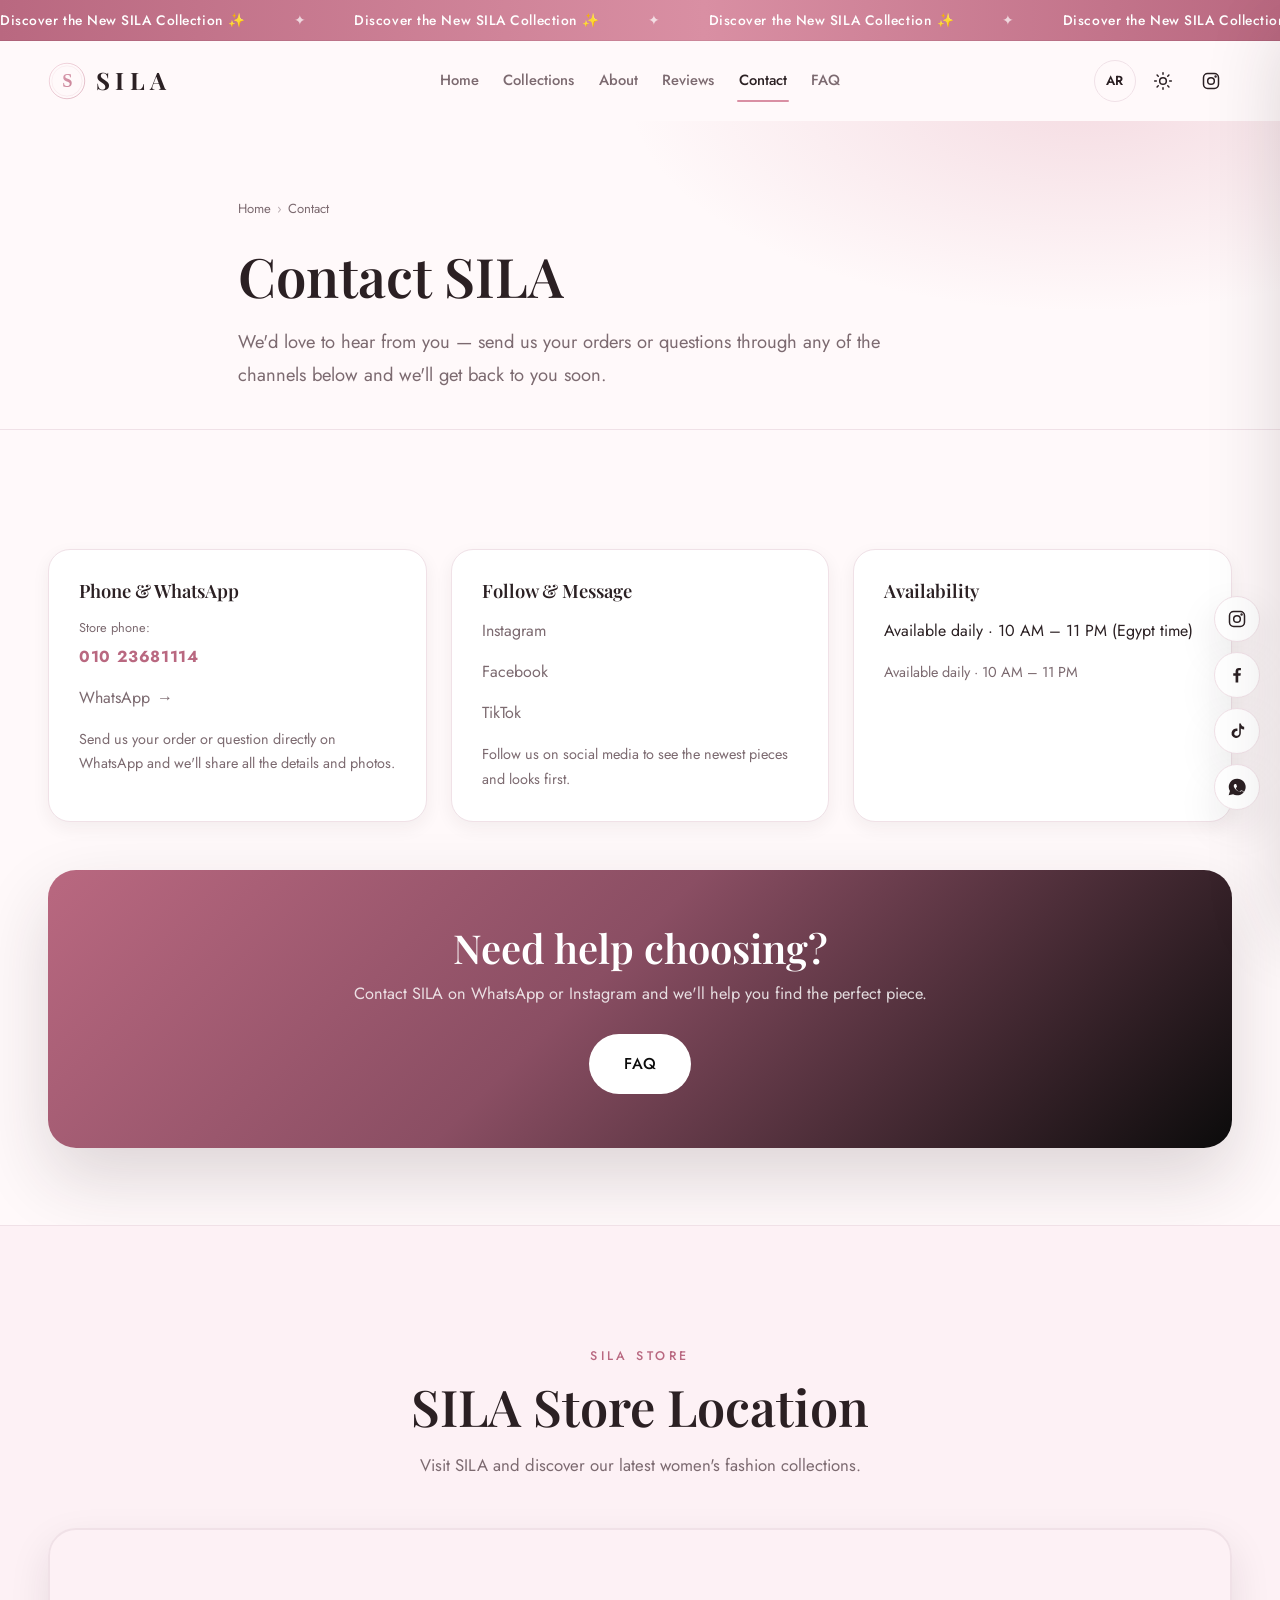
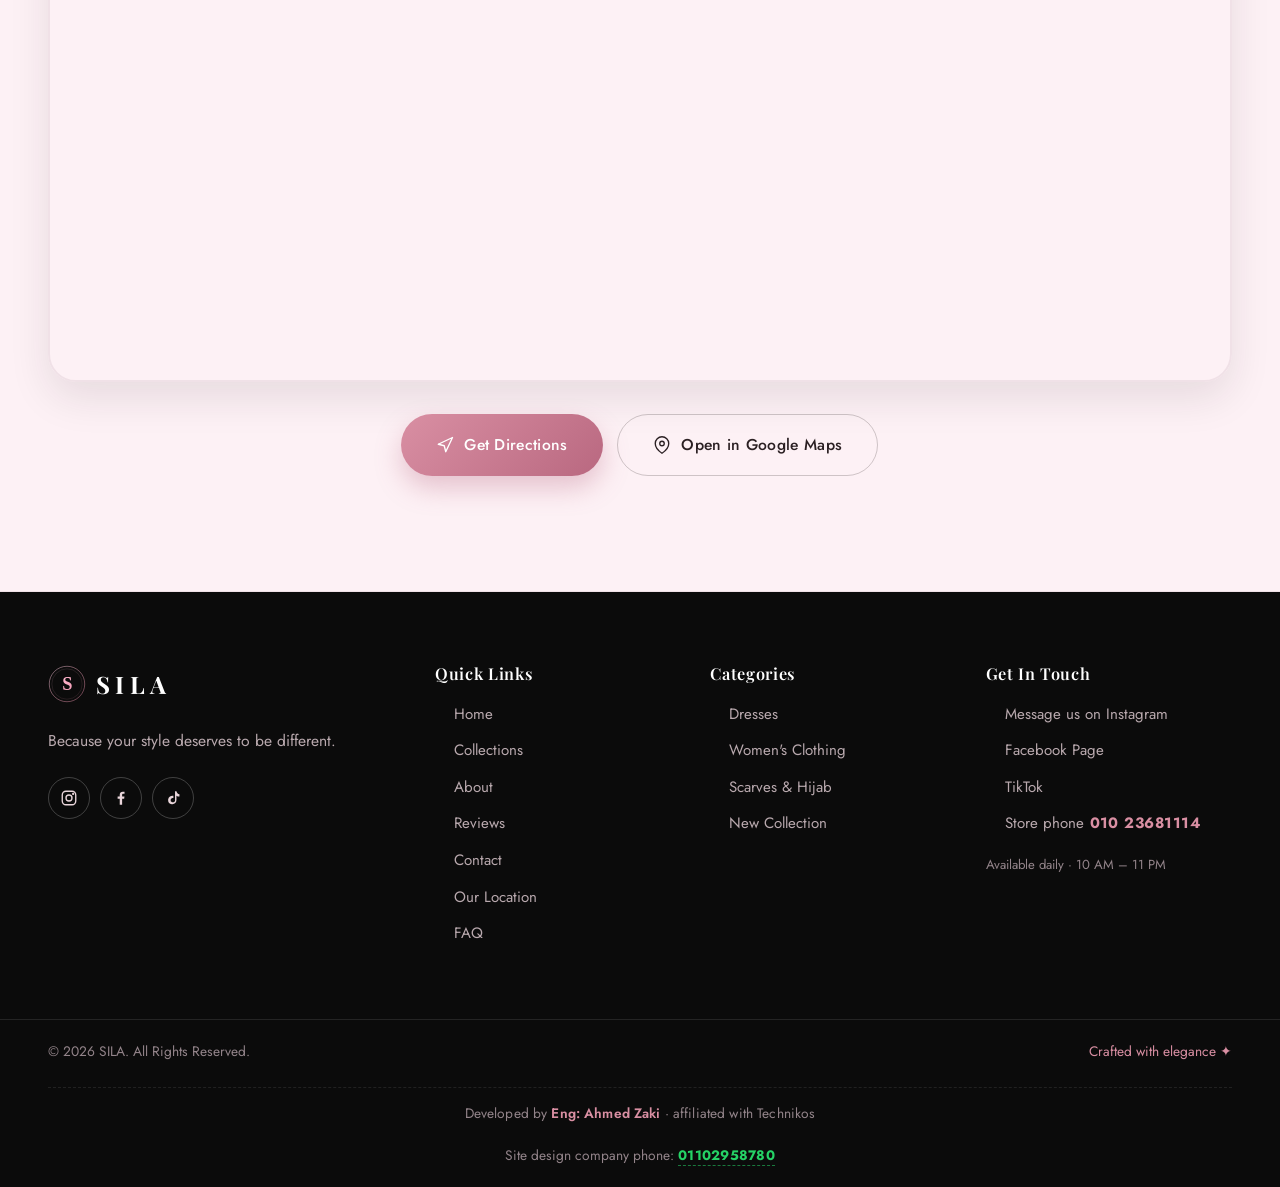
<file: contact/index.html>
<!DOCTYPE html>
<html lang="en" dir="ltr" data-theme="light" data-page="contact" data-nav="contact">
<head>
  <meta charset="UTF-8" />
  <meta name="viewport" content="width=device-width, initial-scale=1.0" />
  <meta name="description" content="Contact SILA via WhatsApp, Instagram, Facebook or TikTok — we'd love to help." />
  <meta name="robots" content="index, follow" />
  <meta name="theme-color" content="#FFF9FA" />

  <meta name="google-site-verification" content="Q8Kkpg2UsI0Ktwpq3og7FJa7Hr7MaT_mE0Rx8IB2tdc" />
  <!-- Open Graph -->
  <meta property="og:type" content="website" />
  <meta property="og:site_name" content="SILA" />
  <meta property="og:title" content="Contact SILA | Women's Fashion in Egypt" />
  <meta property="og:description" content="Contact SILA via WhatsApp, Instagram, Facebook or TikTok — we'd love to help." />
  <meta property="og:image" content="https://sila-womens-fashion.vercel.app/assets/brand/sila-og-image.png" />
  <meta property="og:url" content="https://sila-womens-fashion.vercel.app/contact/" />
  <meta property="og:locale" content="en_US" />
  <meta property="og:locale:alternate" content="ar_EG" />

  <!-- Twitter Card -->
  <meta name="twitter:card" content="summary_large_image" />
  <meta name="twitter:title" content="Contact SILA | Women's Fashion in Egypt" />
  <meta name="twitter:description" content="Contact SILA via WhatsApp, Instagram, Facebook or TikTok — we'd love to help." />
  <meta name="twitter:image" content="https://sila-womens-fashion.vercel.app/assets/brand/sila-og-image.png" />

  <!-- Canonical -->
  <link rel="canonical" href="https://sila-womens-fashion.vercel.app/contact/" />
  <link rel="alternate" hreflang="en" href="https://sila-womens-fashion.vercel.app/contact/?lang=en" />
  <link rel="alternate" hreflang="ar" href="https://sila-womens-fashion.vercel.app/contact/?lang=ar" />
  <link rel="alternate" hreflang="x-default" href="https://sila-womens-fashion.vercel.app/contact/" />

  <!-- Favicons -->
  <link rel="icon" type="image/svg+xml" href="../assets/icons/favicon.svg" />
  <link rel="icon" type="image/png" sizes="32x32" href="../assets/icons/favicon-32x32.png" />
  <link rel="icon" type="image/png" sizes="16x16" href="../assets/icons/favicon-16x16.png" />
  <link rel="apple-touch-icon" sizes="180x180" href="../assets/icons/apple-touch-icon.png" />

  <title>Contact SILA | Women's Fashion in Egypt</title>

  <script>
    (function () {
      try {
        document.documentElement.classList.add('js');
        var th = localStorage.getItem('sila-theme');
        if (th === 'dark') document.documentElement.setAttribute('data-theme', 'dark');
        var lg = localStorage.getItem('sila-lang');
        if (lg === 'ar') { document.documentElement.lang = 'ar'; document.documentElement.dir = 'rtl'; }
      } catch (e) {}
    })();
  </script>

  <link rel="preconnect" href="https://fonts.googleapis.com" />
  <link rel="preconnect" href="https://fonts.gstatic.com" crossorigin />
  <link href="https://fonts.googleapis.com/css2?family=Almarai:wght@300;400;700;800&family=Jost:wght@300;400;500;600&family=Playfair+Display:ital,wght@0,400;0,500;0,600;0,700;1,400;1,500&display=swap" rel="stylesheet" />

  <link rel="stylesheet" href="../style.css" />
  <link rel="stylesheet" href="../pages.css" />

  <script type="application/ld+json">
  {
    "@context": "https://schema.org",
    "@type": "Organization",
    "name": "SILA",
    "url": "https://sila-womens-fashion.vercel.app/",
    "logo": "https://sila-womens-fashion.vercel.app/assets/brand/sila-icon.svg",
    "image": "https://sila-womens-fashion.vercel.app/assets/brand/sila-og-image.png",
    "sameAs": [
      "https://www.facebook.com/share/1JP3XEn1RE/?mibextid=wwXIfr",
      "https://www.instagram.com/sila_scarf.96",
      "https://www.tiktok.com/@sill_womens_fashion"
    ],
    "contactPoint": {
      "@type": "ContactPoint",
      "telephone": "+201023681114",
      "contactType": "customer service",
      "areaServed": "EG",
      "availableLanguage": ["en", "ar"]
    }
  }
  </script>

  <script type="application/ld+json">
  {
    "@context": "https://schema.org",
    "@type": "WebPage",
    "name": "Contact SILA",
    "url": "https://sila-womens-fashion.vercel.app/contact/",
    "inLanguage": ["en", "ar"],
    "isPartOf": { "@type": "WebSite", "name": "SILA", "url": "https://sila-womens-fashion.vercel.app/" },
    "publisher": { "@type": "Organization", "name": "SILA", "url": "https://sila-womens-fashion.vercel.app/", "logo": "https://sila-womens-fashion.vercel.app/assets/brand/sila-icon.svg" }
  }
  </script>
</head>
<body>
  <a class="skip-link" href="#main">Skip to content</a>

  <div class="loader" id="loader" aria-hidden="true">
    <div class="loader-monogram">
      <svg viewBox="0 0 120 120" width="140" height="140" aria-hidden="true">
        <circle cx="60" cy="60" r="54" fill="none" stroke="currentColor" stroke-width="1.2" />
        <text x="60" y="60" text-anchor="middle" dominant-baseline="central" class="loader-letter">S</text>
      </svg>
      <span class="loader-word">SILA</span>
    </div>
    <div class="loader-line"><span></span></div>
  </div>

  <div class="announcement">
    <div class="marquee">
      <div class="marquee-track" id="announceTrack"></div>
    </div>
  </div>

  <header class="nav" id="navbar">
    <div class="container nav-inner">
      <a class="logo" href="../" aria-label="SILA — Home">
        <img class="logo-icon" src="../assets/brand/sila-icon.svg" alt="SILA logo" width="38" height="38" />
        <span class="logo-text">SILA</span>
      </a>

      <nav class="nav-links" id="navLinks" aria-label="Primary navigation">
        <a href="../" class="nav-link" data-nav="home" data-i18n="nav.home">Home</a>
        <a href="../collections/" class="nav-link" data-nav="collections" data-i18n="nav.collections">Collections</a>
        <a href="../about/" class="nav-link" data-nav="about" data-i18n="nav.about">About</a>
        <a href="../#reviews" class="nav-link" data-nav="reviews" data-i18n="nav.reviews">Reviews</a>
        <a href="../contact/" class="nav-link" data-nav="contact" data-i18n="nav.contact">Contact</a>
        <a href="../faq/" class="nav-link" data-nav="faq" data-i18n="nav.faq">FAQ</a>
      </nav>

      <div class="nav-tools">
        <button class="icon-btn lang-btn" id="langBtn" aria-label="Switch language">
          <span id="langBtnText">AR</span>
        </button>

        <button class="icon-btn theme-btn" id="themeBtn" data-i18n-aria="common.theme" aria-label="Toggle theme">
          <svg class="icon-sun" width="20" height="20" viewBox="0 0 24 24" fill="none" stroke="currentColor" stroke-width="1.8" stroke-linecap="round" aria-hidden="true"><circle cx="12" cy="12" r="4"/><path d="M12 2v2M12 20v2M4.9 4.9l1.4 1.4M17.7 17.7l1.4 1.4M2 12h2M20 12h2M4.9 19.1l1.4-1.4M17.7 6.3l1.4-1.4"/></svg>
          <svg class="icon-moon" width="20" height="20" viewBox="0 0 24 24" fill="none" stroke="currentColor" stroke-width="1.8" stroke-linecap="round" stroke-linejoin="round" aria-hidden="true"><path d="M21 12.8A9 9 0 1 1 11.2 3 7 7 0 0 0 21 12.8z"/></svg>
        </button>

        <a class="icon-btn social-hdr" href="https://www.instagram.com/sila_scarf.96?igsh=anVldXRsYnl3MHF2&utm_source=qr" target="_blank" rel="noopener noreferrer" data-i18n-aria="common.instagram" aria-label="Instagram">
          <svg width="20" height="20" viewBox="0 0 24 24" fill="none" stroke="currentColor" stroke-width="1.8" stroke-linecap="round" stroke-linejoin="round" aria-hidden="true"><rect x="3" y="3" width="18" height="18" rx="5"/><circle cx="12" cy="12" r="4"/><circle cx="17.5" cy="6.5" r="0.6" fill="currentColor"/></svg>
        </a>

        <button class="hamburger" id="hamburger" aria-label="Open menu" aria-expanded="false">
          <span></span><span></span><span></span>
        </button>
      </div>
    </div>
  </header>

  <div class="menu-overlay" id="menuOverlay" hidden></div>
  <aside class="mobile-menu" id="mobileMenu" aria-label="Mobile menu" aria-hidden="true">
    <div class="mm-head">
      <a class="logo" href="../"><img class="logo-icon" src="../assets/brand/sila-icon.svg" alt="SILA" width="34" height="34" /><span class="logo-text">SILA</span></a>
      <button class="icon-btn mm-close" id="menuClose" data-i18n-aria="common.close" aria-label="Close menu">
        <svg width="20" height="20" viewBox="0 0 24 24" fill="none" stroke="currentColor" stroke-width="1.8" stroke-linecap="round" aria-hidden="true"><path d="M18 6L6 18M6 6l12 12"/></svg>
      </button>
    </div>
    <nav class="mm-links" aria-label="Mobile navigation">
      <a href="../" class="mm-link" data-nav="home" data-i18n="nav.home">Home</a>
      <a href="../collections/" class="mm-link" data-nav="collections" data-i18n="nav.collections">Collections</a>
      <a href="../about/" class="mm-link" data-nav="about" data-i18n="nav.about">About</a>
      <a href="../#reviews" class="mm-link" data-nav="reviews" data-i18n="nav.reviews">Reviews</a>
      <a href="../contact/" class="mm-link" data-nav="contact" data-i18n="nav.contact">Contact</a>
      <a href="../faq/" class="mm-link" data-nav="faq" data-i18n="nav.faq">FAQ</a>
    </nav>
    <div class="mm-tools">
      <button class="icon-btn mm-lang" id="mmLangBtn" aria-label="Switch language"><span id="mmLangText">AR</span></button>
      <button class="icon-btn mm-theme" id="mmThemeBtn" aria-label="Toggle theme">
        <svg class="icon-sun" width="20" height="20" viewBox="0 0 24 24" fill="none" stroke="currentColor" stroke-width="1.8" stroke-linecap="round" aria-hidden="true"><circle cx="12" cy="12" r="4"/><path d="M12 2v2M12 20v2M4.9 4.9l1.4 1.4M17.7 17.7l1.4 1.4M2 12h2M20 12h2M4.9 19.1l1.4-1.4M17.7 6.3l1.4-1.4"/></svg>
        <svg class="icon-moon" width="20" height="20" viewBox="0 0 24 24" fill="none" stroke="currentColor" stroke-width="1.8" stroke-linecap="round" stroke-linejoin="round" aria-hidden="true"><path d="M21 12.8A9 9 0 1 1 11.2 3 7 7 0 0 0 21 12.8z"/></svg>
      </button>
    </div>
    <a class="btn btn-primary mm-cta" href="../contact/" data-i18n="hero.contactCta">Contact Us</a>
    <div class="mm-social">
      <a class="social-pill" href="https://www.instagram.com/sila_scarf.96?igsh=anVldXRsYnl3MHF2&utm_source=qr" target="_blank" rel="noopener noreferrer" aria-label="Instagram">Instagram</a>
      <a class="social-pill" href="https://www.facebook.com/share/1JP3XEn1RE/?mibextid=wwXIfr" target="_blank" rel="noopener noreferrer" aria-label="Facebook">Facebook</a>
      <a class="social-pill" href="https://www.tiktok.com/@sill_womens_fashion?_r=1&_t=ZS-92lfD122CHI" target="_blank" rel="noopener noreferrer" aria-label="TikTok">TikTok</a>
      <a class="social-pill wa-pill" href="https://wa.me/201023681114" target="_blank" rel="noopener noreferrer" aria-label="WhatsApp">WhatsApp</a>
    </div>
  </aside>

  <main id="main">
    <div class="page-hero">
      <div class="container page-hero-inner">
        <nav class="crumbs" id="crumbs" aria-label="Breadcrumb">
          <a href="../" data-i18n="crumb.home">Home</a><span class="crumb-sep" aria-hidden="true">›</span>
          <a href="../contact/" aria-current="page">Contact</a>
        </nav>
        <h1 class="page-title" data-i18n="page.contact.h1">Contact SILA</h1>
        <p class="page-lead" data-i18n="page.contact.lead">We'd love to hear from you — send us your orders or questions through any of the channels below and we'll get back to you soon.</p>
      </div>
    </div>

    <section class="section page-content">
      <div class="container">
        <div class="contact-grid">
          <div class="contact-card">
            <h2 data-i18n="page.contact.phoneTitle">Phone &amp; WhatsApp</h2>
            <div class="contact-list">
              <div class="contact-row">
                <span class="contact-label" data-i18n="page.contact.storePhone">Store phone:</span>
                <a class="contact-tel" href="tel:+201023681114"><bdi>010 23681114</bdi></a>
              </div>
              <div class="contact-row">
                <a href="https://wa.me/201023681114" target="_blank" rel="noopener noreferrer">WhatsApp <span aria-hidden="true">→</span></a>
              </div>
            </div>
            <p class="contact-note" data-i18n="page.contact.orderNote">Send us your order or question directly on WhatsApp and we'll share all the details and photos.</p>
          </div>

          <div class="contact-card">
            <h2 data-i18n="page.contact.socialTitle">Follow &amp; Message</h2>
            <div class="contact-list">
              <div class="contact-row">
                <a href="https://www.instagram.com/sila_scarf.96?igsh=anVldXRsYnl3MHF2&utm_source=qr" target="_blank" rel="noopener noreferrer" data-i18n="page.contact.instagram">Instagram</a>
              </div>
              <div class="contact-row">
                <a href="https://www.facebook.com/share/1JP3XEn1RE/?mibextid=wwXIfr" target="_blank" rel="noopener noreferrer" data-i18n="page.contact.facebook">Facebook</a>
              </div>
              <div class="contact-row">
                <a href="https://www.tiktok.com/@sill_womens_fashion?_r=1&_t=ZS-92lfD122CHI" target="_blank" rel="noopener noreferrer" data-i18n="page.contact.tiktok">TikTok</a>
              </div>
            </div>
            <p class="contact-note" data-i18n="page.contact.socialNote">Follow us on social media to see the newest pieces and looks first.</p>
          </div>

          <div class="contact-card">
            <h2 data-i18n="page.contact.hoursTitle">Availability</h2>
            <div class="contact-list">
              <div class="contact-row">
                <span data-i18n="page.contact.hoursValue">Available daily · 10 AM – 11 PM (Egypt time)</span>
              </div>
            </div>
            <p class="contact-note" data-i18n="footer.hours">Available daily · 10 AM – 11 PM</p>
          </div>
        </div>

        <div class="page-cta">
          <h2 data-i18n="page.cta.title">Need help choosing?</h2>
          <p data-i18n="page.cta.desc">Contact SILA on WhatsApp or Instagram and we'll help you find the perfect piece.</p>
          <a class="btn" href="../faq/" data-i18n="nav.faq">FAQ</a>
        </div>
      </div>
    </section>

    <!-- ============ STORE LOCATION ============ -->
    <section class="section location" id="location" aria-labelledby="locationTitle">
      <div class="container">
        <div class="section-head" data-reveal>
          <span class="kicker" data-i18n="location.kicker">SILA Store</span>
          <h2 class="section-title" id="locationTitle" data-i18n="location.title">SILA Store Location</h2>
          <p class="section-sub" data-i18n="location.desc">Visit SILA and discover our latest women's fashion collections.</p>
        </div>

        <a class="location-map-link" href="https://www.google.com/maps/dir/?api=1&destination=26.157588958740234,32.7188720703125&hl=en" target="_blank" rel="noopener noreferrer" aria-label="Open SILA store location in Google Maps for directions" data-reveal>
          <div class="location-map-container">
            <iframe
              class="location-iframe"
              src="https://www.google.com/maps?q=26.157588958740234,32.7188720703125&z=17&hl=en&output=embed"
              width="100%"
              height="450"
              style="border:0; pointer-events:none;"
              allowfullscreen=""
              loading="lazy"
              referrerpolicy="no-referrer-when-downgrade"
              title="SILA Store Location on Google Maps"
              tabindex="-1"
            ></iframe>
            <div class="location-overlay">
              <span class="location-overlay-icon" aria-hidden="true">
                <svg width="28" height="28" viewBox="0 0 24 24" fill="none" stroke="currentColor" stroke-width="1.8" stroke-linecap="round" stroke-linejoin="round"><path d="M21 10c0 7-9 13-9 13s-9-6-9-13a9 9 0 0 1 18 0z"/><circle cx="12" cy="10" r="3"/></svg>
              </span>
              <span class="location-overlay-text" data-i18n="location.openMaps">Open in Google Maps</span>
            </div>
          </div>
        </a>

        <div class="location-actions" data-reveal>
          <a class="btn btn-primary" href="https://www.google.com/maps/dir/?api=1&destination=26.157588958740234,32.7188720703125&hl=en" target="_blank" rel="noopener noreferrer">
            <svg width="18" height="18" viewBox="0 0 24 24" fill="none" stroke="currentColor" stroke-width="1.8" stroke-linecap="round" stroke-linejoin="round" aria-hidden="true"><polygon points="3 11 22 2 13 21 11 13 3 11"/></svg>
            <span data-i18n="location.directions">Get Directions</span>
          </a>
          <a class="btn btn-ghost" href="https://www.google.com/maps?q=26.157588958740234,32.7188720703125&z=17&hl=en" target="_blank" rel="noopener noreferrer">
            <svg width="18" height="18" viewBox="0 0 24 24" fill="none" stroke="currentColor" stroke-width="1.8" stroke-linecap="round" stroke-linejoin="round" aria-hidden="true"><path d="M21 10c0 7-9 13-9 13s-9-6-9-13a9 9 0 0 1 18 0z"/><circle cx="12" cy="10" r="3"/></svg>
            <span data-i18n="location.openMaps">Open in Google Maps</span>
          </a>
        </div>
      </div>
    </section>



  </main>

  <footer class="footer" id="footer">
    <div class="container footer-grid">
      <div class="footer-brand">
        <a class="logo" href="../">
          <img class="logo-icon" src="../assets/brand/sila-icon.svg" alt="SILA logo" width="36" height="36" />
          <span class="logo-text">SILA</span>
        </a>
        <p data-i18n="footer.desc">Because your style deserves to be different.</p>
        <div class="footer-social">
          <a href="https://www.instagram.com/sila_scarf.96?igsh=anVldXRsYnl3MHF2&utm_source=qr" target="_blank" rel="noopener noreferrer" aria-label="Instagram">
            <svg width="18" height="18" viewBox="0 0 24 24" fill="none" stroke="currentColor" stroke-width="1.8" stroke-linecap="round" stroke-linejoin="round" aria-hidden="true"><rect x="3" y="3" width="18" height="18" rx="5"/><circle cx="12" cy="12" r="4"/><circle cx="17.5" cy="6.5" r="0.6" fill="currentColor"/></svg>
          </a>
          <a href="https://www.facebook.com/share/1JP3XEn1RE/?mibextid=wwXIfr" target="_blank" rel="noopener noreferrer" aria-label="Facebook">
            <svg width="18" height="18" viewBox="0 0 24 24" fill="currentColor" aria-hidden="true"><path d="M13.5 21v-8h2.7l.4-3.1h-3.1V7.9c0-.9.3-1.5 1.6-1.5h1.6V3.6c-.3 0-1.3-.1-2.4-.1-2.4 0-4 1.4-4 4.1v2.3H7.5V13h2.8v8"/></svg>
          </a>
          <a href="https://www.tiktok.com/@sill_womens_fashion?_r=1&_t=ZS-92lfD122CHI" target="_blank" rel="noopener noreferrer" aria-label="TikTok">
            <svg width="18" height="18" viewBox="0 0 24 24" fill="currentColor" aria-hidden="true"><path d="M16.6 3c.4 2.1 1.8 3.7 4 4v3.1c-1.5 0-2.9-.5-4-1.2v5.9c0 3.4-2.8 6-6.2 5.5a5.9 5.9 0 0 1-4.9-6.4 5.9 5.9 0 0 1 7-4.9v3.1a2.9 2.9 0 0 0-3.6 1.9 2.9 2.9 0 0 0 1.9 3.6c1.7.5 3.4-.4 3.9-2V3h3.9z"/></svg>
          </a>
        </div>
      </div>

      <nav class="footer-col" aria-label="Footer links">
        <h4 data-i18n="footer.linksTitle">Quick Links</h4>
        <a href="../" data-i18n="nav.home">Home</a>
        <a href="../collections/" data-i18n="nav.collections">Collections</a>
        <a href="../about/" data-i18n="nav.about">About</a>
        <a href="../#reviews" data-i18n="nav.reviews">Reviews</a>
        <a href="../contact/" data-i18n="nav.contact">Contact</a>
        <a href="../#location" data-i18n="footer.location">Our Location</a>
        <a href="../faq/" data-i18n="nav.faq">FAQ</a>
      </nav>

      <nav class="footer-col" aria-label="Categories">
        <h4 data-i18n="footer.categoriesTitle">Categories</h4>
        <a href="../dresses/" data-i18n="explore.card.dresses">Dresses</a>
        <a href="../womens-clothing/" data-i18n="explore.card.wc">Women's Clothing</a>
        <a href="../scarves/" data-i18n="explore.card.scarves">Scarves &amp; Hijab</a>
        <a href="../new-collection/" data-i18n="explore.card.new">New Collection</a>
      </nav>

      <div class="footer-col">
        <h4 data-i18n="footer.contactTitle">Get In Touch</h4>
        <a href="https://www.instagram.com/sila_scarf.96?igsh=anVldXRsYnl3MHF2&utm_source=qr" target="_blank" rel="noopener noreferrer">
          <span data-i18n="footer.instagram">Message us on Instagram</span>
        </a>
        <a href="https://www.facebook.com/share/1JP3XEn1RE/?mibextid=wwXIfr" target="_blank" rel="noopener noreferrer">
          <span data-i18n="footer.facebook">Facebook Page</span>
        </a>
        <a href="https://www.tiktok.com/@sill_womens_fashion?_r=1&_t=ZS-92lfD122CHI" target="_blank" rel="noopener noreferrer">
          <span data-i18n="footer.tiktok">TikTok</span>
        </a>
        <a href="tel:+201023681114" class="footer-tel" aria-label="01023681114">
          <span data-i18n="footer.storePhone">Store phone</span>
          <bdi class="tel-num">010 23681114</bdi>
        </a>
        <span class="footer-note" data-i18n="footer.hours">Available daily · 10 AM – 11 PM</span>
      </div>
    </div>
    <div class="footer-bottom">
      <div class="container">
        <p data-i18n="footer.rights">© 2026 SILA. All Rights Reserved.</p>
        <p class="footer-made" data-i18n="footer.made">Crafted with elegance ✦</p>
        <p class="footer-credit">
          <span data-i18n="footer.devBy">Developed by</span> <strong class="dev-name">Eng: Ahmed Zaki</strong>
          <span data-i18n="footer.devOf">· affiliated with Technikos</span>
        </p>
        <p class="footer-phone">
          <span data-i18n="footer.devPhone">Site design company phone:</span>
          <a href="https://wa.me/201102958780" target="_blank" rel="noopener noreferrer"><bdi>01102958780</bdi></a>
        </p>
      </div>
    </div>
  </footer>

  <div class="float-social" aria-label="Social links">
    <a href="https://www.instagram.com/sila_scarf.96?igsh=anVldXRsYnl3MHF2&utm_source=qr" target="_blank" rel="noopener noreferrer" class="fs-link fs-ig" aria-label="Instagram">
      <svg width="20" height="20" viewBox="0 0 24 24" fill="none" stroke="currentColor" stroke-width="1.8" stroke-linecap="round" stroke-linejoin="round" aria-hidden="true"><rect x="3" y="3" width="18" height="18" rx="5"/><circle cx="12" cy="12" r="4"/><circle cx="17.5" cy="6.5" r="0.6" fill="currentColor"/></svg>
    </a>
    <a href="https://www.facebook.com/share/1JP3XEn1RE/?mibextid=wwXIfr" target="_blank" rel="noopener noreferrer" class="fs-link fs-fb" aria-label="Facebook">
      <svg width="20" height="20" viewBox="0 0 24 24" fill="currentColor" aria-hidden="true"><path d="M13.5 21v-8h2.7l.4-3.1h-3.1V7.9c0-.9.3-1.5 1.6-1.5h1.6V3.6c-.3 0-1.3-.1-2.4-.1-2.4 0-4 1.4-4 4.1v2.3H7.5V13h2.8v8"/></svg>
    </a>
    <a href="https://www.tiktok.com/@sill_womens_fashion?_r=1&_t=ZS-92lfD122CHI" target="_blank" rel="noopener noreferrer" class="fs-link fs-tk" aria-label="TikTok">
      <svg width="20" height="20" viewBox="0 0 24 24" fill="currentColor" aria-hidden="true"><path d="M16.6 3c.4 2.1 1.8 3.7 4 4v3.1c-1.5 0-2.9-.5-4-1.2v5.9c0 3.4-2.8 6-6.2 5.5a5.9 5.9 0 0 1-4.9-6.4 5.9 5.9 0 0 1 7-4.9v3.1a2.9 2.9 0 0 0-3.6 1.9 2.9 2.9 0 0 0 1.9 3.6c1.7.5 3.4-.4 3.9-2V3h3.9z"/></svg>
    </a>
    <a href="https://wa.me/201023681114" target="_blank" rel="noopener noreferrer" class="fs-link fs-wa" aria-label="WhatsApp">
      <svg width="20" height="20" viewBox="0 0 24 24" fill="currentColor" aria-hidden="true"><path d="M12.04 2a9.9 9.9 0 0 0-8.5 14.9L2 22l5.3-1.4A10 10 0 1 0 12.04 2zm5.8 14.2c-.2.7-1.2 1.3-1.7 1.4-.5.1-1 .2-2.9-.6-2.5-1-4-3.5-4.1-3.7-.1-.2-1-1.3-1-2.5 0-1.2.6-1.8.9-2.1.3-.3.6-.4.8-.4h.6c.2 0 .4-.1.6.4l.8 2c.1.2.1.4.1.6 0 .2 0 .4-.1.5l-.4.6-.4.5c-.3.3-.6.6-.4.9.2.3.7 1.3 1.6 2.1 1.2 1.1 2.1 1.4 2.5 1.5.4.1.6.1.8-.1l1.1-1.2c.2-.3.5-.3.8-.1l1.8.9c.3.1.5.2.6.3.1.2.1.8-.1 1.5z"/></svg>
    </a>
  </div>

  <button class="to-top" id="toTop" aria-label="Back to top">
    <svg width="18" height="18" viewBox="0 0 24 24" fill="none" stroke="currentColor" stroke-width="1.8" stroke-linecap="round" stroke-linejoin="round" aria-hidden="true"><path d="M12 19V5M5 12l7-7 7 7"/></svg>
  </button>

  <script src="../script.js" defer></script>
</body>
</html>
</file>
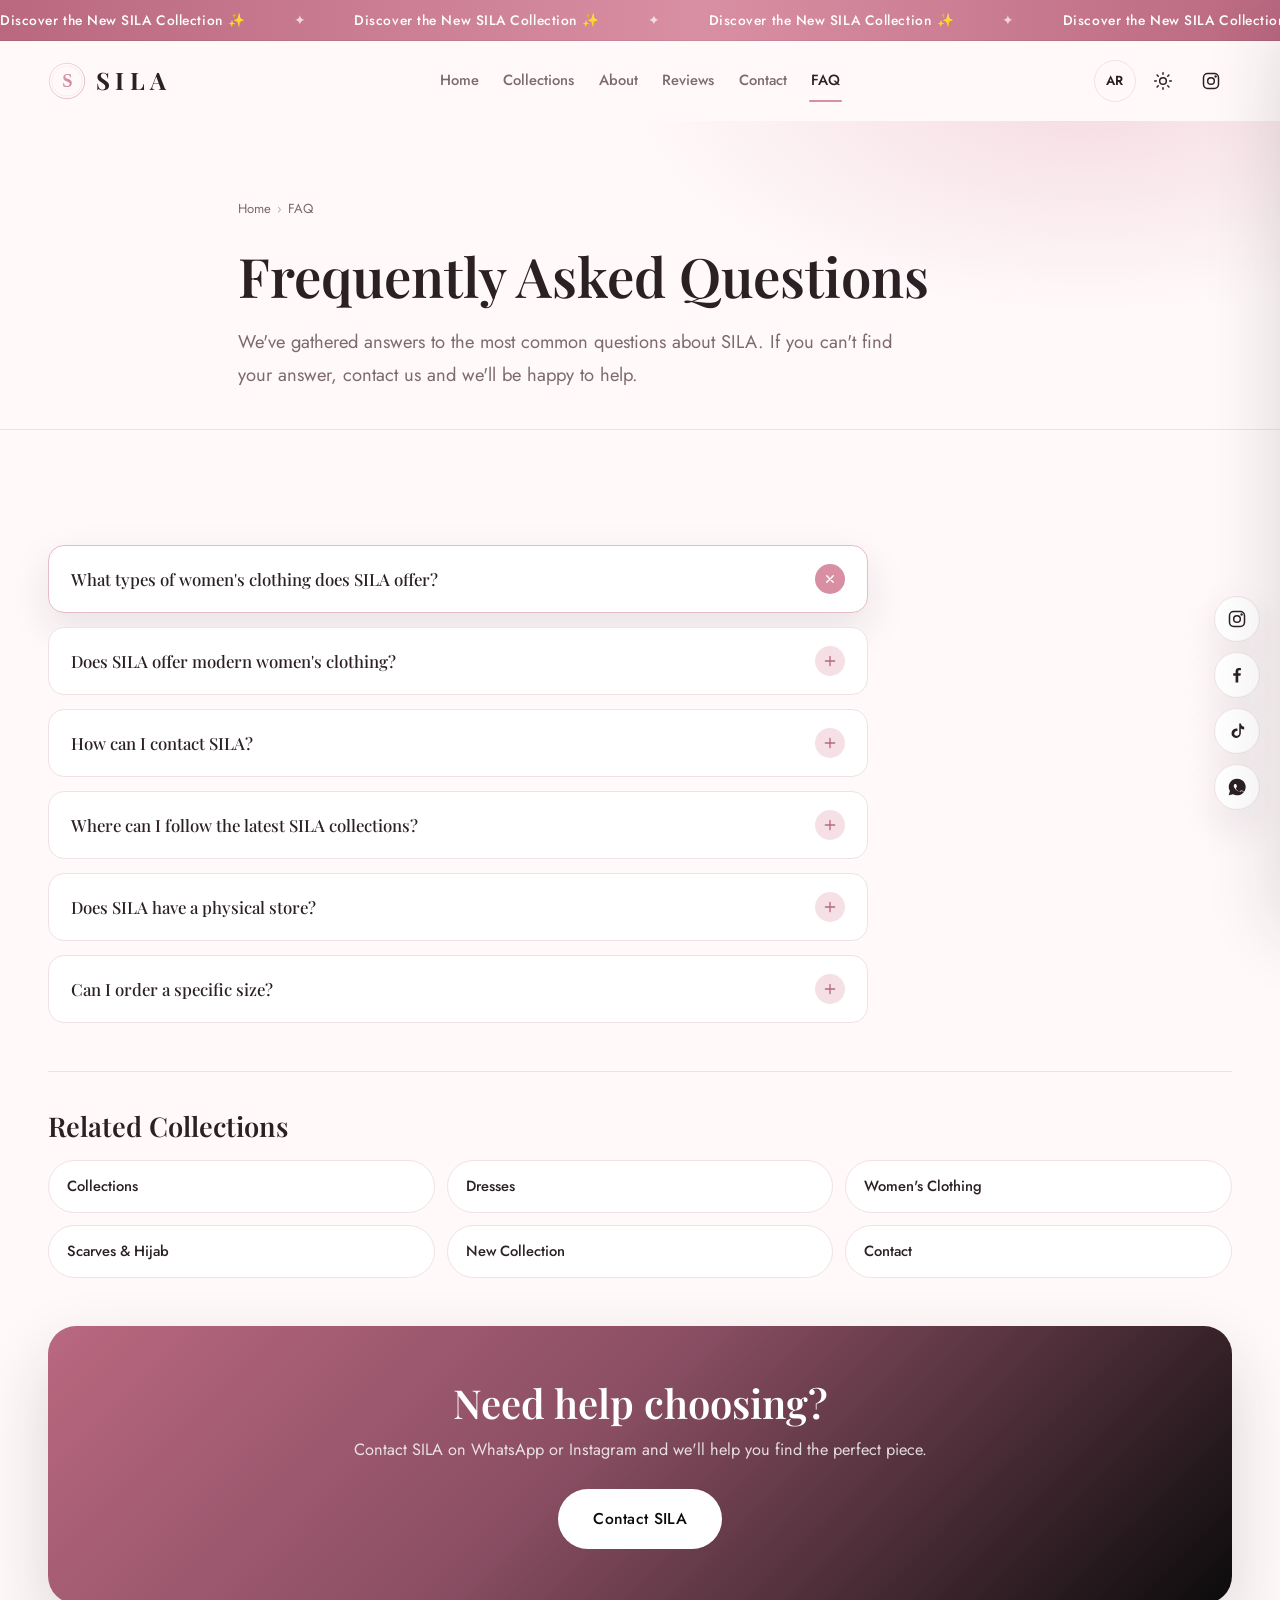
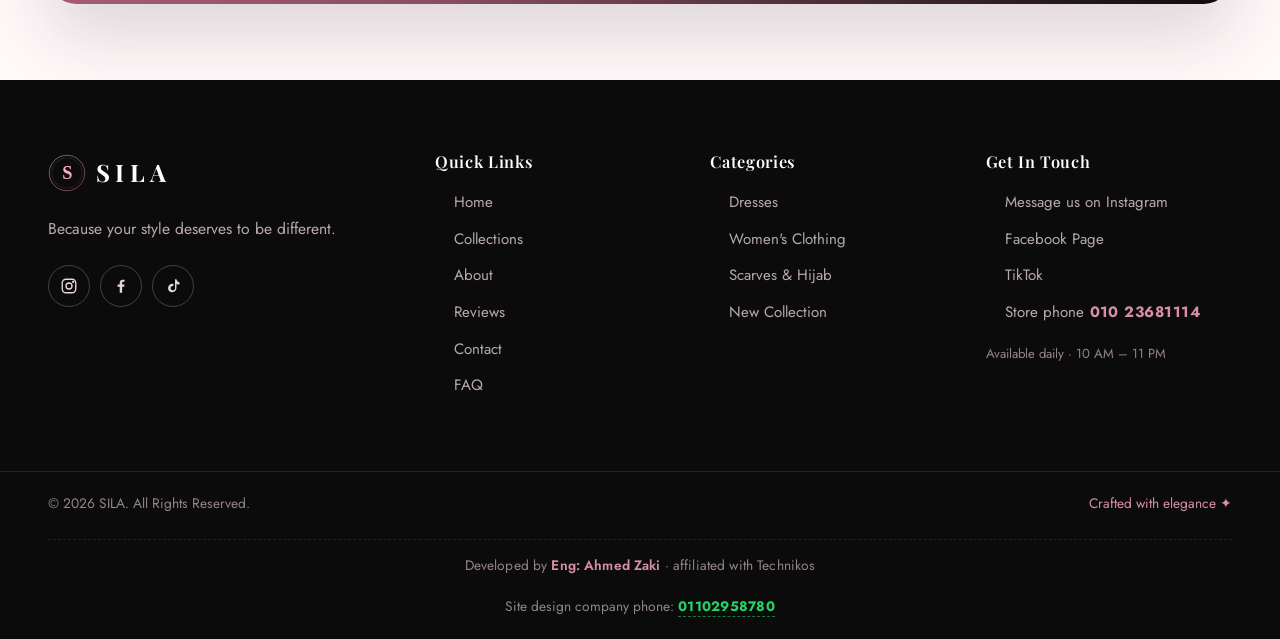
<file: faq/index.html>
<!DOCTYPE html>
<html lang="en" dir="ltr" data-theme="light" data-page="faq" data-nav="faq">
<head>
  <meta charset="UTF-8" />
  <meta name="viewport" content="width=device-width, initial-scale=1.0" />
  <meta name="description" content="Answers to common questions about SILA — types of women's clothing, contact, ordering and following collections." />
  <meta name="robots" content="index, follow" />
  <meta name="theme-color" content="#FFF9FA" />

  <meta name="google-site-verification" content="Q8Kkpg2UsI0Ktwpq3og7FJa7Hr7MaT_mE0Rx8IB2tdc" />
  <!-- Open Graph -->
  <meta property="og:type" content="website" />
  <meta property="og:site_name" content="SILA" />
  <meta property="og:title" content="FAQ | SILA" />
  <meta property="og:description" content="Answers to common questions about SILA — types of women's clothing, contact, ordering and following collections." />
  <meta property="og:image" content="https://sila-womens-fashion.vercel.app/assets/brand/sila-og-image.png" />
  <meta property="og:url" content="https://sila-womens-fashion.vercel.app/faq/" />
  <meta property="og:locale" content="en_US" />
  <meta property="og:locale:alternate" content="ar_EG" />

  <!-- Twitter Card -->
  <meta name="twitter:card" content="summary_large_image" />
  <meta name="twitter:title" content="FAQ | SILA" />
  <meta name="twitter:description" content="Answers to common questions about SILA — types of women's clothing, contact, ordering and following collections." />
  <meta name="twitter:image" content="https://sila-womens-fashion.vercel.app/assets/brand/sila-og-image.png" />

  <!-- Canonical -->
  <link rel="canonical" href="https://sila-womens-fashion.vercel.app/faq/" />
  <link rel="alternate" hreflang="en" href="https://sila-womens-fashion.vercel.app/faq/?lang=en" />
  <link rel="alternate" hreflang="ar" href="https://sila-womens-fashion.vercel.app/faq/?lang=ar" />
  <link rel="alternate" hreflang="x-default" href="https://sila-womens-fashion.vercel.app/faq/" />

  <!-- Favicons -->
  <link rel="icon" type="image/svg+xml" href="../assets/icons/favicon.svg" />
  <link rel="icon" type="image/png" sizes="32x32" href="../assets/icons/favicon-32x32.png" />
  <link rel="icon" type="image/png" sizes="16x16" href="../assets/icons/favicon-16x16.png" />
  <link rel="apple-touch-icon" sizes="180x180" href="../assets/icons/apple-touch-icon.png" />

  <title>FAQ | SILA</title>

  <script>
    (function () {
      try {
        document.documentElement.classList.add('js');
        var th = localStorage.getItem('sila-theme');
        if (th === 'dark') document.documentElement.setAttribute('data-theme', 'dark');
        var lg = localStorage.getItem('sila-lang');
        if (lg === 'ar') { document.documentElement.lang = 'ar'; document.documentElement.dir = 'rtl'; }
      } catch (e) {}
    })();
  </script>

  <link rel="preconnect" href="https://fonts.googleapis.com" />
  <link rel="preconnect" href="https://fonts.gstatic.com" crossorigin />
  <link href="https://fonts.googleapis.com/css2?family=Almarai:wght@300;400;700;800&family=Jost:wght@300;400;500;600&family=Playfair+Display:ital,wght@0,400;0,500;0,600;0,700;1,400;1,500&display=swap" rel="stylesheet" />

  <link rel="stylesheet" href="../style.css" />
  <link rel="stylesheet" href="../pages.css" />

  <script type="application/ld+json">
  {
    "@context": "https://schema.org",
    "@type": "Organization",
    "name": "SILA",
    "url": "https://sila-womens-fashion.vercel.app/",
    "logo": "https://sila-womens-fashion.vercel.app/assets/brand/sila-icon.svg",
    "image": "https://sila-womens-fashion.vercel.app/assets/brand/sila-og-image.png",
    "sameAs": [
      "https://www.facebook.com/share/1JP3XEn1RE/?mibextid=wwXIfr",
      "https://www.instagram.com/sila_scarf.96",
      "https://www.tiktok.com/@sill_womens_fashion"
    ]
  }
  </script>

  <script type="application/ld+json">
  {
    "@context": "https://schema.org",
    "@type": "WebPage",
    "name": "SILA FAQ",
    "url": "https://sila-womens-fashion.vercel.app/faq/",
    "inLanguage": ["en", "ar"],
    "isPartOf": { "@type": "WebSite", "name": "SILA", "url": "https://sila-womens-fashion.vercel.app/" },
    "publisher": { "@type": "Organization", "name": "SILA", "url": "https://sila-womens-fashion.vercel.app/", "logo": "https://sila-womens-fashion.vercel.app/assets/brand/sila-icon.svg" }
  }
  </script>
</head>
<body>
  <a class="skip-link" href="#main">Skip to content</a>

  <div class="loader" id="loader" aria-hidden="true">
    <div class="loader-monogram">
      <svg viewBox="0 0 120 120" width="140" height="140" aria-hidden="true">
        <circle cx="60" cy="60" r="54" fill="none" stroke="currentColor" stroke-width="1.2" />
        <text x="60" y="60" text-anchor="middle" dominant-baseline="central" class="loader-letter">S</text>
      </svg>
      <span class="loader-word">SILA</span>
    </div>
    <div class="loader-line"><span></span></div>
  </div>

  <div class="announcement">
    <div class="marquee">
      <div class="marquee-track" id="announceTrack"></div>
    </div>
  </div>

  <header class="nav" id="navbar">
    <div class="container nav-inner">
      <a class="logo" href="../" aria-label="SILA — Home">
        <img class="logo-icon" src="../assets/brand/sila-icon.svg" alt="SILA logo" width="38" height="38" />
        <span class="logo-text">SILA</span>
      </a>

      <nav class="nav-links" id="navLinks" aria-label="Primary navigation">
        <a href="../" class="nav-link" data-nav="home" data-i18n="nav.home">Home</a>
        <a href="../collections/" class="nav-link" data-nav="collections" data-i18n="nav.collections">Collections</a>
        <a href="../about/" class="nav-link" data-nav="about" data-i18n="nav.about">About</a>
        <a href="../#reviews" class="nav-link" data-nav="reviews" data-i18n="nav.reviews">Reviews</a>
        <a href="../contact/" class="nav-link" data-nav="contact" data-i18n="nav.contact">Contact</a>
        <a href="../faq/" class="nav-link" data-nav="faq" data-i18n="nav.faq">FAQ</a>
      </nav>

      <div class="nav-tools">
        <button class="icon-btn lang-btn" id="langBtn" aria-label="Switch language">
          <span id="langBtnText">AR</span>
        </button>

        <button class="icon-btn theme-btn" id="themeBtn" data-i18n-aria="common.theme" aria-label="Toggle theme">
          <svg class="icon-sun" width="20" height="20" viewBox="0 0 24 24" fill="none" stroke="currentColor" stroke-width="1.8" stroke-linecap="round" aria-hidden="true"><circle cx="12" cy="12" r="4"/><path d="M12 2v2M12 20v2M4.9 4.9l1.4 1.4M17.7 17.7l1.4 1.4M2 12h2M20 12h2M4.9 19.1l1.4-1.4M17.7 6.3l1.4-1.4"/></svg>
          <svg class="icon-moon" width="20" height="20" viewBox="0 0 24 24" fill="none" stroke="currentColor" stroke-width="1.8" stroke-linecap="round" stroke-linejoin="round" aria-hidden="true"><path d="M21 12.8A9 9 0 1 1 11.2 3 7 7 0 0 0 21 12.8z"/></svg>
        </button>

        <a class="icon-btn social-hdr" href="https://www.instagram.com/sila_scarf.96?igsh=anVldXRsYnl3MHF2&utm_source=qr" target="_blank" rel="noopener noreferrer" data-i18n-aria="common.instagram" aria-label="Instagram">
          <svg width="20" height="20" viewBox="0 0 24 24" fill="none" stroke="currentColor" stroke-width="1.8" stroke-linecap="round" stroke-linejoin="round" aria-hidden="true"><rect x="3" y="3" width="18" height="18" rx="5"/><circle cx="12" cy="12" r="4"/><circle cx="17.5" cy="6.5" r="0.6" fill="currentColor"/></svg>
        </a>

        <button class="hamburger" id="hamburger" aria-label="Open menu" aria-expanded="false">
          <span></span><span></span><span></span>
        </button>
      </div>
    </div>
  </header>

  <div class="menu-overlay" id="menuOverlay" hidden></div>
  <aside class="mobile-menu" id="mobileMenu" aria-label="Mobile menu" aria-hidden="true">
    <div class="mm-head">
      <a class="logo" href="../"><img class="logo-icon" src="../assets/brand/sila-icon.svg" alt="SILA" width="34" height="34" /><span class="logo-text">SILA</span></a>
      <button class="icon-btn mm-close" id="menuClose" data-i18n-aria="common.close" aria-label="Close menu">
        <svg width="20" height="20" viewBox="0 0 24 24" fill="none" stroke="currentColor" stroke-width="1.8" stroke-linecap="round" aria-hidden="true"><path d="M18 6L6 18M6 6l12 12"/></svg>
      </button>
    </div>
    <nav class="mm-links" aria-label="Mobile navigation">
      <a href="../" class="mm-link" data-nav="home" data-i18n="nav.home">Home</a>
      <a href="../collections/" class="mm-link" data-nav="collections" data-i18n="nav.collections">Collections</a>
      <a href="../about/" class="mm-link" data-nav="about" data-i18n="nav.about">About</a>
      <a href="../#reviews" class="mm-link" data-nav="reviews" data-i18n="nav.reviews">Reviews</a>
      <a href="../contact/" class="mm-link" data-nav="contact" data-i18n="nav.contact">Contact</a>
      <a href="../faq/" class="mm-link" data-nav="faq" data-i18n="nav.faq">FAQ</a>
    </nav>
    <div class="mm-tools">
      <button class="icon-btn mm-lang" id="mmLangBtn" aria-label="Switch language"><span id="mmLangText">AR</span></button>
      <button class="icon-btn mm-theme" id="mmThemeBtn" aria-label="Toggle theme">
        <svg class="icon-sun" width="20" height="20" viewBox="0 0 24 24" fill="none" stroke="currentColor" stroke-width="1.8" stroke-linecap="round" aria-hidden="true"><circle cx="12" cy="12" r="4"/><path d="M12 2v2M12 20v2M4.9 4.9l1.4 1.4M17.7 17.7l1.4 1.4M2 12h2M20 12h2M4.9 19.1l1.4-1.4M17.7 6.3l1.4-1.4"/></svg>
        <svg class="icon-moon" width="20" height="20" viewBox="0 0 24 24" fill="none" stroke="currentColor" stroke-width="1.8" stroke-linecap="round" stroke-linejoin="round" aria-hidden="true"><path d="M21 12.8A9 9 0 1 1 11.2 3 7 7 0 0 0 21 12.8z"/></svg>
      </button>
    </div>
    <a class="btn btn-primary mm-cta" href="../contact/" data-i18n="hero.contactCta">Contact Us</a>
    <div class="mm-social">
      <a class="social-pill" href="https://www.instagram.com/sila_scarf.96?igsh=anVldXRsYnl3MHF2&utm_source=qr" target="_blank" rel="noopener noreferrer" aria-label="Instagram">Instagram</a>
      <a class="social-pill" href="https://www.facebook.com/share/1JP3XEn1RE/?mibextid=wwXIfr" target="_blank" rel="noopener noreferrer" aria-label="Facebook">Facebook</a>
      <a class="social-pill" href="https://www.tiktok.com/@sill_womens_fashion?_r=1&_t=ZS-92lfD122CHI" target="_blank" rel="noopener noreferrer" aria-label="TikTok">TikTok</a>
      <a class="social-pill wa-pill" href="https://wa.me/201023681114" target="_blank" rel="noopener noreferrer" aria-label="WhatsApp">WhatsApp</a>
    </div>
  </aside>

  <main id="main">
    <div class="page-hero">
      <div class="container page-hero-inner">
        <nav class="crumbs" id="crumbs" aria-label="Breadcrumb">
          <a href="../" data-i18n="crumb.home">Home</a><span class="crumb-sep" aria-hidden="true">›</span>
          <a href="../faq/" aria-current="page">FAQ</a>
        </nav>
        <h1 class="page-title" data-i18n="page.faq.h1">Frequently Asked Questions</h1>
        <p class="page-lead" data-i18n="page.faq.lead">We've gathered answers to the most common questions about SILA. If you can't find your answer, contact us and we'll be happy to help.</p>
      </div>
    </div>

    <section class="section page-content">
      <div class="container">
        <div class="faq-list" id="faqList">
          <div class="faq-item open">
            <button type="button" class="faq-q" aria-expanded="true">
              <span data-i18n="faq.q1">What types of women's clothing does SILA offer?</span>
              <span class="faq-icon" aria-hidden="true"><svg width="16" height="16" viewBox="0 0 24 24" fill="none" stroke="currentColor" stroke-width="2" stroke-linecap="round"><path d="M12 5v14M5 12h14"/></svg></span>
            </button>
            <div class="faq-a" data-i18n="faq.a1">SILA offers a curated selection of women's fashion — dresses, women's clothing and outfits, scarves and hijab pieces, plus a new collection every season.</div>
          </div>

          <div class="faq-item">
            <button type="button" class="faq-q" aria-expanded="false">
              <span data-i18n="faq.q2">Does SILA offer modern women's clothing?</span>
              <span class="faq-icon" aria-hidden="true"><svg width="16" height="16" viewBox="0 0 24 24" fill="none" stroke="currentColor" stroke-width="2" stroke-linecap="round"><path d="M12 5v14M5 12h14"/></svg></span>
            </button>
            <div class="faq-a" data-i18n="faq.a2">Yes, SILA collections focus on modern and elegant women's clothing, keeping up with the latest trends in fashion.</div>
          </div>

          <div class="faq-item">
            <button type="button" class="faq-q" aria-expanded="false">
              <span data-i18n="faq.q3">How can I contact SILA?</span>
              <span class="faq-icon" aria-hidden="true"><svg width="16" height="16" viewBox="0 0 24 24" fill="none" stroke="currentColor" stroke-width="2" stroke-linecap="round"><path d="M12 5v14M5 12h14"/></svg></span>
            </button>
            <div class="faq-a" data-i18n="faq.a3">You can reach us on WhatsApp at 010 23681114, or via Instagram, Facebook and TikTok messages.</div>
          </div>

          <div class="faq-item">
            <button type="button" class="faq-q" aria-expanded="false">
              <span data-i18n="faq.q4">Where can I follow the latest SILA collections?</span>
              <span class="faq-icon" aria-hidden="true"><svg width="16" height="16" viewBox="0 0 24 24" fill="none" stroke="currentColor" stroke-width="2" stroke-linecap="round"><path d="M12 5v14M5 12h14"/></svg></span>
            </button>
            <div class="faq-a" data-i18n="faq.a4">Follow our Instagram @sila_scarf.96, our Facebook page and our TikTok @sill_womens_fashion to see the newest pieces and looks first.</div>
          </div>

          <div class="faq-item">
            <button type="button" class="faq-q" aria-expanded="false">
              <span data-i18n="faq.q5">Does SILA have a physical store?</span>
              <span class="faq-icon" aria-hidden="true"><svg width="16" height="16" viewBox="0 0 24 24" fill="none" stroke="currentColor" stroke-width="2" stroke-linecap="round"><path d="M12 5v14M5 12h14"/></svg></span>
            </button>
            <div class="faq-a" data-i18n="faq.a5">SILA is currently an online women's fashion brand — you can order directly on WhatsApp. Any physical store will be announced here as soon as it's available.</div>
          </div>

          <div class="faq-item">
            <button type="button" class="faq-q" aria-expanded="false">
              <span data-i18n="faq.q6">Can I order a specific size?</span>
              <span class="faq-icon" aria-hidden="true"><svg width="16" height="16" viewBox="0 0 24 24" fill="none" stroke="currentColor" stroke-width="2" stroke-linecap="round"><path d="M12 5v14M5 12h14"/></svg></span>
            </button>
            <div class="faq-a" data-i18n="faq.a6">Yes — when you contact us on WhatsApp, tell us the size you need and we'll confirm availability before ordering to make sure it's the right fit for you.</div>
          </div>
        </div>

        <nav class="related" aria-labelledby="relatedTitle">
          <h2 id="relatedTitle" data-i18n="related.title">Related Collections</h2>
          <div class="related-list">
            <a class="related-link" href="../collections/">Collections</a>
            <a class="related-link" href="../dresses/">Dresses</a>
            <a class="related-link" href="../womens-clothing/">Women's Clothing</a>
            <a class="related-link" href="../scarves/">Scarves &amp; Hijab</a>
            <a class="related-link" href="../new-collection/">New Collection</a>
            <a class="related-link" href="../contact/">Contact</a>
          </div>
        </nav>

        <div class="page-cta">
          <h2 data-i18n="page.cta.title">Need help choosing?</h2>
          <p data-i18n="page.cta.desc">Contact SILA on WhatsApp or Instagram and we'll help you find the perfect piece.</p>
          <a class="btn" href="../contact/" data-i18n="cta.contact">Contact SILA</a>
        </div>
      </div>
    </section>


  </main>

  <footer class="footer" id="footer">
    <div class="container footer-grid">
      <div class="footer-brand">
        <a class="logo" href="../">
          <img class="logo-icon" src="../assets/brand/sila-icon.svg" alt="SILA logo" width="36" height="36" />
          <span class="logo-text">SILA</span>
        </a>
        <p data-i18n="footer.desc">Because your style deserves to be different.</p>
        <div class="footer-social">
          <a href="https://www.instagram.com/sila_scarf.96?igsh=anVldXRsYnl3MHF2&utm_source=qr" target="_blank" rel="noopener noreferrer" aria-label="Instagram">
            <svg width="18" height="18" viewBox="0 0 24 24" fill="none" stroke="currentColor" stroke-width="1.8" stroke-linecap="round" stroke-linejoin="round" aria-hidden="true"><rect x="3" y="3" width="18" height="18" rx="5"/><circle cx="12" cy="12" r="4"/><circle cx="17.5" cy="6.5" r="0.6" fill="currentColor"/></svg>
          </a>
          <a href="https://www.facebook.com/share/1JP3XEn1RE/?mibextid=wwXIfr" target="_blank" rel="noopener noreferrer" aria-label="Facebook">
            <svg width="18" height="18" viewBox="0 0 24 24" fill="currentColor" aria-hidden="true"><path d="M13.5 21v-8h2.7l.4-3.1h-3.1V7.9c0-.9.3-1.5 1.6-1.5h1.6V3.6c-.3 0-1.3-.1-2.4-.1-2.4 0-4 1.4-4 4.1v2.3H7.5V13h2.8v8"/></svg>
          </a>
          <a href="https://www.tiktok.com/@sill_womens_fashion?_r=1&_t=ZS-92lfD122CHI" target="_blank" rel="noopener noreferrer" aria-label="TikTok">
            <svg width="18" height="18" viewBox="0 0 24 24" fill="currentColor" aria-hidden="true"><path d="M16.6 3c.4 2.1 1.8 3.7 4 4v3.1c-1.5 0-2.9-.5-4-1.2v5.9c0 3.4-2.8 6-6.2 5.5a5.9 5.9 0 0 1-4.9-6.4 5.9 5.9 0 0 1 7-4.9v3.1a2.9 2.9 0 0 0-3.6 1.9 2.9 2.9 0 0 0 1.9 3.6c1.7.5 3.4-.4 3.9-2V3h3.9z"/></svg>
          </a>
        </div>
      </div>

      <nav class="footer-col" aria-label="Footer links">
        <h4 data-i18n="footer.linksTitle">Quick Links</h4>
        <a href="../" data-i18n="nav.home">Home</a>
        <a href="../collections/" data-i18n="nav.collections">Collections</a>
        <a href="../about/" data-i18n="nav.about">About</a>
        <a href="../#reviews" data-i18n="nav.reviews">Reviews</a>
        <a href="../contact/" data-i18n="nav.contact">Contact</a>
        <a href="../faq/" data-i18n="nav.faq">FAQ</a>
      </nav>

      <nav class="footer-col" aria-label="Categories">
        <h4 data-i18n="footer.categoriesTitle">Categories</h4>
        <a href="../dresses/" data-i18n="explore.card.dresses">Dresses</a>
        <a href="../womens-clothing/" data-i18n="explore.card.wc">Women's Clothing</a>
        <a href="../scarves/" data-i18n="explore.card.scarves">Scarves &amp; Hijab</a>
        <a href="../new-collection/" data-i18n="explore.card.new">New Collection</a>
      </nav>

      <div class="footer-col">
        <h4 data-i18n="footer.contactTitle">Get In Touch</h4>
        <a href="https://www.instagram.com/sila_scarf.96?igsh=anVldXRsYnl3MHF2&utm_source=qr" target="_blank" rel="noopener noreferrer">
          <span data-i18n="footer.instagram">Message us on Instagram</span>
        </a>
        <a href="https://www.facebook.com/share/1JP3XEn1RE/?mibextid=wwXIfr" target="_blank" rel="noopener noreferrer">
          <span data-i18n="footer.facebook">Facebook Page</span>
        </a>
        <a href="https://www.tiktok.com/@sill_womens_fashion?_r=1&_t=ZS-92lfD122CHI" target="_blank" rel="noopener noreferrer">
          <span data-i18n="footer.tiktok">TikTok</span>
        </a>
        <a href="tel:+201023681114" class="footer-tel" aria-label="01023681114">
          <span data-i18n="footer.storePhone">Store phone</span>
          <bdi class="tel-num">010 23681114</bdi>
        </a>
        <span class="footer-note" data-i18n="footer.hours">Available daily · 10 AM – 11 PM</span>
      </div>
    </div>
    <div class="footer-bottom">
      <div class="container">
        <p data-i18n="footer.rights">© 2026 SILA. All Rights Reserved.</p>
        <p class="footer-made" data-i18n="footer.made">Crafted with elegance ✦</p>
        <p class="footer-credit">
          <span data-i18n="footer.devBy">Developed by</span> <strong class="dev-name">Eng: Ahmed Zaki</strong>
          <span data-i18n="footer.devOf">· affiliated with Technikos</span>
        </p>
        <p class="footer-phone">
          <span data-i18n="footer.devPhone">Site design company phone:</span>
          <a href="https://wa.me/201102958780" target="_blank" rel="noopener noreferrer"><bdi>01102958780</bdi></a>
        </p>
      </div>
    </div>
  </footer>

  <div class="float-social" aria-label="Social links">
    <a href="https://www.instagram.com/sila_scarf.96?igsh=anVldXRsYnl3MHF2&utm_source=qr" target="_blank" rel="noopener noreferrer" class="fs-link fs-ig" aria-label="Instagram">
      <svg width="20" height="20" viewBox="0 0 24 24" fill="none" stroke="currentColor" stroke-width="1.8" stroke-linecap="round" stroke-linejoin="round" aria-hidden="true"><rect x="3" y="3" width="18" height="18" rx="5"/><circle cx="12" cy="12" r="4"/><circle cx="17.5" cy="6.5" r="0.6" fill="currentColor"/></svg>
    </a>
    <a href="https://www.facebook.com/share/1JP3XEn1RE/?mibextid=wwXIfr" target="_blank" rel="noopener noreferrer" class="fs-link fs-fb" aria-label="Facebook">
      <svg width="20" height="20" viewBox="0 0 24 24" fill="currentColor" aria-hidden="true"><path d="M13.5 21v-8h2.7l.4-3.1h-3.1V7.9c0-.9.3-1.5 1.6-1.5h1.6V3.6c-.3 0-1.3-.1-2.4-.1-2.4 0-4 1.4-4 4.1v2.3H7.5V13h2.8v8"/></svg>
    </a>
    <a href="https://www.tiktok.com/@sill_womens_fashion?_r=1&_t=ZS-92lfD122CHI" target="_blank" rel="noopener noreferrer" class="fs-link fs-tk" aria-label="TikTok">
      <svg width="20" height="20" viewBox="0 0 24 24" fill="currentColor" aria-hidden="true"><path d="M16.6 3c.4 2.1 1.8 3.7 4 4v3.1c-1.5 0-2.9-.5-4-1.2v5.9c0 3.4-2.8 6-6.2 5.5a5.9 5.9 0 0 1-4.9-6.4 5.9 5.9 0 0 1 7-4.9v3.1a2.9 2.9 0 0 0-3.6 1.9 2.9 2.9 0 0 0 1.9 3.6c1.7.5 3.4-.4 3.9-2V3h3.9z"/></svg>
    </a>
    <a href="https://wa.me/201023681114" target="_blank" rel="noopener noreferrer" class="fs-link fs-wa" aria-label="WhatsApp">
      <svg width="20" height="20" viewBox="0 0 24 24" fill="currentColor" aria-hidden="true"><path d="M12.04 2a9.9 9.9 0 0 0-8.5 14.9L2 22l5.3-1.4A10 10 0 1 0 12.04 2zm5.8 14.2c-.2.7-1.2 1.3-1.7 1.4-.5.1-1 .2-2.9-.6-2.5-1-4-3.5-4.1-3.7-.1-.2-1-1.3-1-2.5 0-1.2.6-1.8.9-2.1.3-.3.6-.4.8-.4h.6c.2 0 .4-.1.6.4l.8 2c.1.2.1.4.1.6 0 .2 0 .4-.1.5l-.4.6-.4.5c-.3.3-.6.6-.4.9.2.3.7 1.3 1.6 2.1 1.2 1.1 2.1 1.4 2.5 1.5.4.1.6.1.8-.1l1.1-1.2c.2-.3.5-.3.8-.1l1.8.9c.3.1.5.2.6.3.1.2.1.8-.1 1.5z"/></svg>
    </a>
  </div>

  <button class="to-top" id="toTop" aria-label="Back to top">
    <svg width="18" height="18" viewBox="0 0 24 24" fill="none" stroke="currentColor" stroke-width="1.8" stroke-linecap="round" stroke-linejoin="round" aria-hidden="true"><path d="M12 19V5M5 12l7-7 7 7"/></svg>
  </button>

  <script src="../script.js" defer></script>
</body>
</html>
</file>
<file: style.css>
/* ============================================================
   SILA — Premium Women's Fashion
   Design System + All Sections
   Light / Dark themes · RTL / LTR ready
   ============================================================ */

/* ---------- Design Tokens ---------- */
:root {
  --pink: #D98FA3;
  --pink-dark: #B96880;
  --pink-soft: #F4DDE3;
  --white: #FFFFFF;
  --off-white: #FFF9FA;
  --black: #0B0B0B;
  --dark: #151515;
  --text-body: #2B2023;
  --gray: #8A777C;

  --bg: var(--off-white);
  --surface: var(--white);
  --surface-2: #FDF1F5;
  --text: #2B2023;
  --text-2: #7C6A70;
  --border: #F0E1E7;
  --accent: var(--pink);
  --accent-strong: var(--pink-dark);
  --accent-glow: rgba(217, 143, 163, 0.28);
  --hero-mask: linear-gradient(180deg, rgba(255,249,250,0) 0%, rgba(255,249,250,1) 100%);
  --hero-overlay-a: rgba(255, 249, 250, 0.42);
  --hero-overlay-b: rgba(255, 249, 250, 0.22);
  --hero-overlay-c: rgba(255, 249, 250, 0.10);
  --hero-overlay-d: rgba(255, 249, 250, 0.02);

  --shadow-sm: 0 6px 18px rgba(43, 32, 35, 0.06);
  --shadow-md: 0 16px 40px rgba(43, 32, 35, 0.10);
  --shadow-lg: 0 30px 70px rgba(43, 32, 35, 0.16);

  --radius-sm: 12px;
  --radius-md: 16px;
  --radius-lg: 22px;
  --radius-xl: 28px;

  --nav-h: 80px;
  --nav-h-small: 66px;
  --container: 1280px;
  --ease-out: cubic-bezier(0.16, 1, 0.3, 1);
  --ease-soft: cubic-bezier(0.33, 1, 0.68, 1);

  --font-display: "Playfair Display", Georgia, serif;
  --font-body: "Jost", "Helvetica Neue", Arial, sans-serif;
}

html[lang="ar"] {
  --font-display: "Almarai", "Jost", sans-serif;
  --font-body: "Almarai", "Jost", sans-serif;
}

/* Dedicated premium dark theme — not an inversion */
[data-theme="dark"] {
  --bg: #0B0B0B;
  --surface: #151515;
  --surface-2: #1C1519;
  --text: #FFFFFF;
  --text-2: #BDBDBD;
  --border: #2A2326;
  --accent: #D98FA3;
  --accent-strong: #E4AABC;
  --accent-glow: rgba(217, 143, 163, 0.22);
  --hero-mask: linear-gradient(180deg, rgba(11,11,11,0) 0%, rgba(11,11,11,1) 100%);
  --hero-overlay-a: rgba(11, 11, 11, 0.45);
  --hero-overlay-b: rgba(11, 11, 11, 0.24);
  --hero-overlay-c: rgba(11, 11, 11, 0.10);
  --hero-overlay-d: rgba(11, 11, 11, 0.02);

  --shadow-sm: 0 6px 18px rgba(0, 0, 0, 0.35);
  --shadow-md: 0 16px 40px rgba(0, 0, 0, 0.45);
  --shadow-lg: 0 30px 70px rgba(0, 0, 0, 0.55);
}

/* ---------- Reset ---------- */
*, *::before, *::after { box-sizing: border-box; margin: 0; padding: 0; }

[hidden] { display: none !important; }

html {
  scroll-behavior: smooth;
  scroll-padding-top: calc(var(--nav-h) + 10px);
  -webkit-text-size-adjust: 100%;
}

html[dir="rtl"] { letter-spacing: 0 !important; }

body {
  font-family: var(--font-body);
  font-weight: 400;
  font-size: 1rem;
  line-height: 1.7;
  color: var(--text);
  background-color: var(--bg);
  text-align: start;
  overflow-x: hidden;
  -webkit-font-smoothing: antialiased;
  transition: background-color 0.5s ease, color 0.5s ease;
}

img { max-width: 100%; display: block; }
a { color: inherit; text-decoration: none; }
button { font: inherit; color: inherit; background: none; border: none; cursor: pointer; }
ul, ol { list-style: none; }
input { font: inherit; }

h1, h2, h3, h4 { font-family: var(--font-display); font-weight: 600; line-height: 1.15; text-wrap: balance; }

::selection { background: var(--accent); color: #fff; }

:focus-visible { outline: 2px solid var(--accent-strong); outline-offset: 3px; border-radius: 4px; }

::-webkit-scrollbar { width: 10px; }
::-webkit-scrollbar-track { background: var(--bg); }
::-webkit-scrollbar-thumb { background: color-mix(in srgb, var(--accent) 55%, transparent); border-radius: 8px; }

.skip-link {
  position: fixed; inset-block-start: 10px; inset-inline-start: 10px;
  z-index: 3000; padding: 10px 18px; border-radius: 999px;
  background: var(--black); color: #fff; font-size: 0.9rem;
  transform: translateY(-200%); transition: transform 0.3s;
}
.skip-link:focus { transform: none; }

/* ---------- Utilities ---------- */
.container { width: 100%; max-width: var(--container); margin-inline: auto; padding-inline: clamp(20px, 4vw, 48px); }

.section { padding-block: clamp(4.5rem, 9vw, 7.5rem); }

.section-head { max-width: 640px; margin-block-end: clamp(2.2rem, 5vw, 3.5rem); }
.section-head.split { max-width: none; display: flex; align-items: flex-end; justify-content: space-between; gap: 24px; }

.kicker {
  display: inline-block; font-size: 0.78rem; font-weight: 500;
  letter-spacing: 0.28em; text-transform: uppercase; color: var(--accent-strong);
  margin-block-end: 0.7rem;
}
.kicker.light { color: #F2C9D6; }

.section-title { font-size: clamp(2rem, 4.6vw, 3.15rem); color: var(--text); }
.section-sub { margin-block-start: 0.9rem; color: var(--text-2); font-size: 1.05rem; }

.eyebrow {
  display: inline-block; font-size: 0.8rem; font-weight: 500;
  letter-spacing: 0.32em; text-transform: uppercase; color: var(--accent-strong);
  padding: 8px 16px; border: 1px solid var(--border); border-radius: 999px;
  background: var(--surface);
  box-shadow: var(--shadow-sm);
}

/* ---------- Buttons ---------- */
.btn {
  --btn-pad: 1.05rem 2.2rem;
  display: inline-flex; align-items: center; justify-content: center; gap: 10px;
  padding: var(--btn-pad); border-radius: 999px;
  font-size: 0.98rem; font-weight: 500; letter-spacing: 0.02em;
  transition: transform 0.35s var(--ease-out), box-shadow 0.35s var(--ease-out),
              background-color 0.35s, color 0.35s, border-color 0.35s;
  will-change: transform;
}
.btn svg { flex-shrink: 0; transition: transform 0.35s var(--ease-out); }

.btn-primary {
  background: linear-gradient(135deg, var(--pink) 0%, var(--pink-dark) 100%);
  color: #fff; box-shadow: 0 12px 26px rgba(185, 104, 128, 0.34);
}
.btn-primary:hover {
  transform: translateY(-3px);
  box-shadow: 0 18px 38px rgba(185, 104, 128, 0.45);
}
.btn-primary:hover .btn-arrow { transform: translateX(4px); scale: 1.1; }
[dir="rtl"] .btn-primary:hover .btn-arrow { transform: translateX(-4px) scaleX(-1) scale(1.1); }

.btn-ghost {
  color: var(--text); border: 1px solid color-mix(in srgb, var(--text) 22%, transparent);
  background: transparent;
}
.btn-ghost:hover { transform: translateY(-3px); border-color: var(--accent); color: var(--accent-strong); box-shadow: var(--shadow-sm); }
.btn-ghost:hover .btn-arrow { transform: translateX(4px); }
[dir="rtl"] .btn-ghost:hover .btn-arrow { transform: translateX(-4px) scaleX(-1); }

.btn-dark-light {
  background: var(--text); color: var(--bg);
}
.btn-dark-light:hover { transform: translateY(-3px); background: var(--accent-strong); color: #fff; box-shadow: 0 16px 34px rgba(185,104,128,0.4); }
.btn-dark-light:hover .btn-arrow { transform: translateX(4px); }
[dir="rtl"] .btn-dark-light:hover .btn-arrow { transform: translateX(-4px) scaleX(-1); }

.btn-light-outline {
  color: #fff; border: 1px solid rgba(255, 255, 255, 0.7); background: rgba(255, 255, 255, 0.08);
  backdrop-filter: blur(6px);
}
.btn-light-outline:hover { transform: translateY(-3px); background: #fff; color: var(--black); box-shadow: 0 18px 40px rgba(0,0,0,0.3); }

.btn-arrow { opacity: 0.9; }

/* ---------- Icon Button ---------- */
.icon-btn {
  display: inline-flex; align-items: center; justify-content: center;
  width: 42px; height: 42px; border-radius: 50%;
  color: var(--text); border: 1px solid transparent;
  transition: background-color 0.3s, color 0.3s, transform 0.3s, border-color 0.3s;
}
.icon-btn:hover {
  background: var(--accent); color: #fff; transform: translateY(-1px);
}
.icon-btn .icon-moon { display: none; }
[data-theme="dark"] .icon-btn .icon-sun { display: none; }
[data-theme="dark"] .icon-btn .icon-moon { display: block; }

.lang-btn { font-size: 0.82rem; font-weight: 600; letter-spacing: 0.06em; border-color: var(--border); }
[lang="ar"] .lang-btn, [lang="ar"] #mmLangBtn { font-family: "Almarai", sans-serif; }

/* ---------- Loader ---------- */
.loader {
  position: fixed; inset: 0; z-index: 4000;
  display: grid; place-content: center; gap: 26px;
  background: var(--black);
  color: var(--pink);
  transition: opacity 0.7s ease, visibility 0.7s;
}
.loader.done { opacity: 0; visibility: hidden; pointer-events: none; }

.loader-monogram { display: flex; flex-direction: column; align-items: center; gap: 8px; }
.loader-monogram svg { color: var(--pink); animation: loaderPulse 2.2s ease-in-out infinite; }
.loader-letter {
  font-family: var(--font-display); font-size: 58px; font-weight: 600; fill: currentColor;
  animation: loaderFade 2.2s ease-in-out infinite;
}
.loader-word {
  font-size: 1.1rem; font-weight: 500; letter-spacing: 0.7em; text-indent: 0.7em;
  color: rgba(217, 143, 163, 0.85);
  animation: loaderFade 2.2s ease-in-out infinite;
}
.loader-line {
  width: 150px; height: 1px; margin-inline: auto; background: rgba(217, 143, 163, 0.2); border-radius: 2px;
  overflow: hidden;
}
.loader-line span {
  display: block; height: 100%; width: 45%;
  background: var(--pink); border-radius: 2px;
  animation: loaderSlide 1.3s ease-in-out infinite;
}

@keyframes loaderSlide { 0% { margin-inline-start: -45%; } 100% { margin-inline-start: 100%; } }
@keyframes loaderPulse { 0%, 100% { opacity: 1; } 50% { opacity: 0.55; } }
@keyframes loaderFade { 0%, 100% { opacity: 1; } 50% { opacity: 0.6; } }

/* ---------- Announcement ---------- */
.announcement {
  background: linear-gradient(90deg, #B96880 0%, #D98FA3 55%, #B96880 100%);
  color: #fff; font-size: 0.86rem; font-weight: 500; letter-spacing: 0.04em;
  overflow: hidden; white-space: nowrap;
  box-shadow: inset 0 -1px 0 rgba(0, 0, 0, 0.06);
}
.marquee { width: 100%; overflow: hidden; }
.marquee-track {
  display: inline-flex; align-items: center; gap: 3rem; padding-block: 9px;
  animation: marquee 26s linear infinite; will-change: transform;
  min-width: max-content;
}
.marquee-track span { display: inline-flex; align-items: center; gap: 8px; }
.marquee-sep { opacity: 0.7; }
[dir="rtl"] .marquee-track { animation-direction: reverse; }

@keyframes marquee { from { transform: translateX(0); } to { transform: translateX(-50%); } }

/* ---------- Navbar ---------- */
.nav {
  position: sticky; top: 0; z-index: 900;
  height: var(--nav-h);
  transition: height 0.4s var(--ease-soft), background-color 0.4s, box-shadow 0.4s, border-color 0.4s, backdrop-filter 0.4s;
  background: transparent;
  border-block-end: 1px solid transparent;
}
.nav.scrolled {
  height: var(--nav-h-small);
  background: color-mix(in srgb, var(--bg) 82%, transparent);
  backdrop-filter: blur(16px) saturate(1.4);
  -webkit-backdrop-filter: blur(16px) saturate(1.4);
  box-shadow: 0 10px 30px rgba(0, 0, 0, 0.06);
  border-block-end-color: var(--border);
}
.nav-inner {
  height: 100%;
  display: grid; grid-template-columns: 1fr auto 1fr; align-items: center; gap: 16px;
}

.logo { display: inline-flex; align-items: center; gap: 10px; }
.logo-icon { width: 38px; height: 38px; border-radius: 50%; transition: transform 0.4s var(--ease-out); }
.logo:hover .logo-icon { transform: rotate(10deg) scale(1.05); }
.logo-text {
  font-family: var(--font-display); font-weight: 700; font-size: 1.5rem;
  letter-spacing: 0.22em; color: var(--text);
}
html[lang="ar"] .logo-text { letter-spacing: 0.08em; }

.nav-links { display: flex; align-items: center; gap: clamp(6px, 1.6vw, 26px); }
.nav-link {
  position: relative; padding: 6px 2px; font-size: 0.92rem; font-weight: 500;
  color: var(--text-2); transition: color 0.3s;
}
.nav-link::after {
  content: ""; position: absolute; inset-inline-start: 0; inset-block-end: -3px;
  width: 100%; height: 2px; border-radius: 2px;
  background: var(--accent);
  transform: scaleX(0); transform-origin: center;
  transition: transform 0.35s var(--ease-out);
}
.nav-link:hover, .nav-link.active { color: var(--text); }
.nav-link.active::after, .nav-link:hover::after { transform: scaleX(1); }

.nav-tools { display: flex; align-items: center; justify-content: flex-end; gap: 6px; }
.nav-tools .social-hdr { display: inline-flex; }
.nav-tools .hamburger { display: none; }

.hamburger { width: 44px; height: 44px; display: inline-flex; flex-direction: column; align-items: center; justify-content: center; gap: 5px; border-radius: 50%; transition: background-color 0.3s; }
.hamburger span { display: block; width: 20px; height: 2px; background: var(--text); border-radius: 2px; transition: transform 0.35s var(--ease-out), opacity 0.3s; }
.hamburger:hover { background: var(--accent); }
.hamburger:hover span { background: #fff; }
.hamburger.active span:nth-child(1) { transform: translateY(7px) rotate(45deg); }
.hamburger.active span:nth-child(2) { opacity: 0; }
.hamburger.active span:nth-child(3) { transform: translateY(-7px) rotate(-45deg); }

/* ---------- Mobile Menu ---------- */
.menu-overlay {
  position: fixed; inset: 0; z-index: 940;
  background: rgba(11, 11, 11, 0.55); backdrop-filter: blur(4px);
  opacity: 0; transition: opacity 0.4s;
}
.menu-overlay.visible { opacity: 1; }

.mobile-menu {
  position: fixed; inset-block-start: 0; inset-inline-end: 0; z-index: 950;
  width: min(86vw, 380px); height: 100dvh;
  background: var(--surface);
  display: flex; flex-direction: column;
  padding: 22px 26px 34px;
  overflow-y: auto;
  box-shadow: var(--shadow-lg);
  transform: translateX(100%);
  transition: transform 0.5s var(--ease-out);
}
[dir="rtl"] .mobile-menu { transform: translateX(-100%); }
.mobile-menu.open { transform: translateX(0); }

.mm-head { display: flex; align-items: center; justify-content: space-between; padding-block-end: 18px; border-block-end: 1px solid var(--border); }
.mm-links { display: flex; flex-direction: column; gap: 4px; padding-block: 24px; }
.mm-link {
  font-family: var(--font-display); font-size: 1.35rem; font-weight: 500; color: var(--text);
  padding: 11px 8px; border-radius: 12px;
  display: flex; align-items: center; justify-content: space-between;
  transition: background-color 0.3s, color 0.3s, padding-inline-start 0.3s;
}
.mm-link::after { content: "→"; font-size: 1.1rem; color: var(--accent); opacity: 0; transition: opacity 0.3s; }
html[dir="rtl"] .mm-link::after { content: "←"; }
.mm-link:hover { background: var(--surface-2); color: var(--accent-strong); padding-inline-start: 16px; }
.mm-link:hover::after { opacity: 1; }

.mm-tools { display: flex; gap: 10px; padding-block: 8px; }
.mm-tools .icon-btn { border: 1px solid var(--border); height: 46px; width: 46px; }
.mm-lang { font-size: 0.84rem; font-weight: 600; }
.mm-cta { width: 100%; margin-block: 16px; }
.mm-social { display: flex; flex-wrap: wrap; gap: 10px; padding-block-start: 8px; border-block-start: 1px solid var(--border); margin-block-start: auto; }

.social-pill {
  font-size: 0.8rem; font-weight: 500; padding: 8px 16px; border-radius: 999px;
  border: 1px solid var(--border); color: var(--text-2);
  transition: background-color 0.3s, color 0.3s, border-color 0.3s;
}
.social-pill:hover { background: var(--accent); color: #fff; border-color: var(--accent); }
.social-pill.wa-pill { background: rgb(37, 211, 102, 0.12); color: #25D366; border-color: rgb(37, 211, 102, 0.4); }
.social-pill.wa-pill:hover { background: #25D366; color: #fff; border-color: #25D366; }

/* ============================================================
   HERO
   ============================================================ */
.hero {
  position: relative;
  padding-block: clamp(3rem, 6vw, 5rem) clamp(5rem, 10vw, 8rem);
  overflow: hidden;
  isolation: isolate;
  background-color: var(--bg);
}
.hero::before {
  content: "";
  position: absolute;
  inset: 0;
  z-index: -2;
  background-image: url("assets/images/store-hero.jpg");
  background-size: cover;
  background-position: center 30%;
  background-repeat: no-repeat;
}
.hero::after {
  content: "";
  position: absolute;
  inset: 0;
  z-index: -1;
  background: linear-gradient(
    to right,
    var(--hero-overlay-a) 0%,
    var(--hero-overlay-b) 42%,
    var(--hero-overlay-c) 68%,
    var(--hero-overlay-d) 100%
  );
}

.hero-inner { display: grid; grid-template-columns: 1fr; align-items: center; gap: clamp(28px, 5vw, 72px); }

.hero-content { position: relative; z-index: 2; }
.hero-content .eyebrow,
.hero-title,
.hero-title .accent,
.hero-desc,
.hero-stats .stat strong,
.hero-stats .stat span {
  text-shadow: 0 1px 2px rgba(255, 249, 250, 0.9), 0 2px 14px rgba(255, 249, 250, 0.55);
}
[data-theme="dark"] .hero-content .eyebrow,
[data-theme="dark"] .hero-title,
[data-theme="dark"] .hero-title .accent,
[data-theme="dark"] .hero-desc,
[data-theme="dark"] .hero-stats .stat strong,
[data-theme="dark"] .hero-stats .stat span {
  text-shadow: 0 1px 2px rgba(0, 0, 0, 0.85), 0 2px 16px rgba(0, 0, 0, 0.6);
}
.hero-title {
  font-size: clamp(2.7rem, 6.4vw, 4.9rem);
  font-weight: 600; line-height: 1.04;
  margin-block: 1.4rem 1.1rem; color: var(--text);
}
.hero-title .accent {
  font-style: italic; font-weight: 600;
  color: var(--accent-strong);
  display: inline-block; white-space: nowrap;
}
.hero-desc { font-size: clamp(1.05rem, 1.6vw, 1.25rem); color: var(--text-2); max-width: 30em; }

.hero-actions { display: flex; flex-wrap: wrap; gap: 14px; margin-block-start: 2.2rem; }

.hero-stats { display: flex; gap: clamp(18px, 3vw, 42px); margin-block-start: 2.6rem; }
.stat { display: flex; flex-direction: column; gap: 2px; }
.stat strong { font-family: var(--font-display); font-size: 1.7rem; font-weight: 600; color: var(--text); line-height: 1.1; }
.stat .star-mini { font-style: normal; color: var(--accent); margin-inline-start: 3px; font-size: 1.2rem; }
.stat span { font-size: 0.82rem; color: var(--text-2); }
.stat + .stat {
  padding-inline-start: clamp(18px, 3vw, 42px);
  border-inline-start: 1px solid color-mix(in srgb, var(--border) 55%, transparent);
}

.hero-media, .hero-blob, .hero-frame, .hero-frame img, .float-chip, .new-chip, .rating-card,
.rating-card strong, .rating-card .stars, .rating-avatars, .rating-avatars .av, .av1, .av2, .av3,
.rating-avatars .av + .av, .heroImg {
  display: none !important;
}
@keyframes blobDrift { from { transform: scale(1) translate(0, 0); } to { transform: scale(1.1) translate(2%, -2%); } }

@keyframes chipFloat {
  0%, 100% { transform: translateY(0) rotate(0.5deg); }
  50% { transform: translateY(-12px) rotate(-0.5deg); }
}
@keyframes chipBob { 0%, 100% { transform: translateY(0); } 50% { transform: translateY(-3px); } }

/* Scroll indicator */
.scroll-indicator {
  position: absolute; inset-block-end: 26px; inset-inline-start: 50%;
  transform: translateX(-50%);
  display: flex; gap: 8px;
  color: var(--text-2); z-index: 4;
  transition: color 0.3s;
}
[dir="rtl"] .scroll-indicator { transform: translateX(50%); }
.scroll-indicator:hover { color: var(--accent-strong); }
.mouse {
  width: 22px; height: 36px; border-radius: 12px;
  border: 1.6px solid currentColor; position: relative;
}
.wheel {
  position: absolute; inset-block-start: 6px; inset-inline-start: 50%;
  width: 3px; height: 7px; border-radius: 2px; background: currentColor;
  transform: translateX(-50%);
  animation: wheelMove 1.8s ease-in-out infinite;
}
[dir="rtl"] .wheel { transform: translateX(50%); }
@keyframes wheelMove {
  0% { opacity: 1; translate: 0 0; }
  70% { opacity: 0; translate: 0 12px; }
  100% { opacity: 0; }
}

/* ---------- Brand Story ---------- */
.brand-story { padding-block: clamp(2.5rem, 5vw, 4rem); text-align: center; }
.brand-tagline {
  font-family: var(--font-display); font-style: italic; color: var(--accent-strong);
  font-size: clamp(1.05rem, 2vw, 1.35rem); letter-spacing: 0.02em;
}
.brand-quote { margin-block-start: 0.8rem; font-size: clamp(1.4rem, 3.4vw, 2.3rem); font-family: var(--font-display); color: var(--text); line-height: 1.4; }
.brand-quote-owner { display: block; margin-block-start: 0.6rem; font-size: 0.95rem; letter-spacing: 0.3em; color: var(--text-2); }

/* ---------- Banner Marquee ---------- */
.banner-marquee {
  padding-block: 1.1rem;
  border-block: 1px solid var(--border);
  background: var(--surface);
  overflow: hidden;
}
.banner-track {
  display: inline-flex; align-items: center; white-space: nowrap;
  animation: marquee 30s linear infinite; min-width: max-content;
}
[dir="rtl"] .banner-track { animation-direction: reverse; }
.bm-word {
  font-family: var(--font-display); font-style: italic;
  font-size: clamp(1.1rem, 2.4vw, 1.7rem); color: var(--text);
  margin-inline: 1.1rem; letter-spacing: 0.04em;
  transition: color 0.3s;
}
.bm-word:hover { color: var(--accent-strong); }
.bm-dot { color: var(--accent); font-size: 0.85rem; }

.swiper-pagination-bullet { width: 7px; height: 7px; border-radius: 99px; background: var(--text-2); opacity: 0.3; transition: all 0.35s; }
.swiper-pagination-bullet-active { width: 24px; opacity: 1; background: var(--accent); }

.carousel-nav { display: flex; gap: 10px; }
.cnav-btn {
  width: 48px; height: 48px; border-radius: 50%;
  display: grid; place-items: center;
  border: 1px solid var(--border); color: var(--text);
  background: var(--surface);
  transition: all 0.35s var(--ease-out);
}
.cnav-btn svg { transition: transform 0.35s var(--ease-out); }
html[dir="ltr"] .cnav-btn.prev svg { transform: rotate(180deg); }
html[dir="rtl"] .cnav-btn.next svg { transform: rotate(180deg); }
.cnav-btn:hover { background: var(--accent); border-color: var(--accent); color: #fff; transform: translateY(-3px); box-shadow: 0 12px 26px rgba(185, 104, 128, 0.35); }

/* ============================================================
   EDITORIAL
   ============================================================ */
.editorial {
  --eb-bg: #0B0B0B;
  background: var(--eb-bg);
  color: #fff;
  border-radius: clamp(0px, 3vw, 40px);
  margin-inline: clamp(10px, 3vw, 48px);
  overflow: hidden;
}
.editorial-inner {
  display: grid; grid-template-columns: 1.05fr 0.95fr; align-items: center;
  gap: clamp(30px, 5vw, 80px); padding-block: clamp(3rem, 6vw, 5rem);
}
.editorial-media { position: relative; }
.editorial-frame {
  position: relative; border-radius: var(--radius-xl); overflow: hidden;
  aspect-ratio: 4 / 4.6;
  box-shadow: 0 30px 80px rgba(0, 0, 0, 0.5);
  border: 1px solid rgba(255, 255, 255, 0.08);
}
.editorial-frame::before {
  content: ""; position: absolute; inset: 0; z-index: 1;
  background: linear-gradient(200deg, rgba(217, 143, 163, 0.18) 0%, transparent 40%);
  mix-blend-mode: screen; pointer-events: none;
}
.editorial-frame img {
  width: 100%; height: 100%; object-fit: cover;
  filter: grayscale(100%) contrast(1.05);
  transition: filter 0.9s ease, transform 1.2s var(--ease-out);
}
.editorial-frame:hover img { filter: grayscale(20%); transform: scale(1.05); }
.editorial-mark {
  position: absolute; inset-block-start: -18px; inset-inline-end: 28px; z-index: 2;
  font-family: var(--font-display); font-size: clamp(5rem, 10vw, 8rem); line-height: 1;
  color: var(--pink); opacity: 0.85; letter-spacing: -0.04em;
  text-shadow: 0 10px 40px rgba(217, 143, 163, 0.3);
}
.editorial-text .kicker { color: #F2C9D6; }
.editorial-title { font-size: clamp(1.8rem, 4.4vw, 3.2rem); line-height: 1.22; font-weight: 500; }
.editorial-title em {
  font-family: var(--font-display); font-style: italic;
  color: var(--pink); display: block; margin-block-start: 0.5rem; font-weight: 500;
}
.editorial-desc { color: rgba(255, 255, 255, 0.72); margin-block: 1.4rem 2rem; max-width: 28em; }

/* ============================================================
   ABOUT
   ============================================================ */
.about-inner { display: grid; grid-template-columns: 0.92fr 1.08fr; align-items: center; gap: clamp(30px, 6vw, 88px); }
.about-media { position: relative; }
.about-frame {
  position: relative; border-radius: var(--radius-xl); overflow: hidden;
  aspect-ratio: 4 / 4.8; box-shadow: var(--shadow-lg);
  border: 1px solid var(--border);
}
.about-frame::after {
  content: ""; position: absolute; inset: 0;
  outline: 1px solid rgba(217, 143, 163, 0.4); outline-offset: -14px; border-radius: var(--radius-md);
  pointer-events: none;
}
.about-frame img {
  width: 100%; height: 100%; object-fit: cover;
  filter: grayscale(90%);
  transition: filter 0.9s ease, transform 1.2s var(--ease-out);
}
.about-frame:hover img { filter: grayscale(0%); transform: scale(1.05); }
.about-badge {
  position: absolute; inset-block-end: 22px; inset-inline-start: -16px; z-index: 3;
  display: flex; flex-direction: column; align-items: center; gap: 0px;
  padding: 16px 22px; border-radius: 18px;
  background: linear-gradient(135deg, var(--pink), var(--pink-dark));
  color: #fff; box-shadow: var(--shadow-lg);
}
.about-badge strong { font-size: 0.72rem; font-weight: 600; letter-spacing: 0.22em; text-transform: uppercase; opacity: 0.9; }
.about-badge span { font-family: var(--font-display); font-size: 1.5rem; font-weight: 700; line-height: 1.1; }
.about-text .section-title { margin-block-end: 1.1rem; }
.about-desc { color: var(--text-2); font-size: 1.06rem; max-width: 34em; }
.about-list { display: flex; flex-direction: column; gap: 12px; margin-block-start: 1.6rem; }
.about-list li { display: flex; align-items: center; gap: 12px; font-size: 1rem; color: var(--text); }
.check-mark {
  width: 26px; height: 26px; border-radius: 50%; flex-shrink: 0;
  display: grid; place-items: center;
  background: var(--accent-glow); color: var(--accent-strong);
  font-size: 0.82rem; font-weight: 700;
}

/* ============================================================
   WHY SILA
   ============================================================ */
.why { background: var(--surface-2); border-block: 1px solid var(--border); }
.why-grid {
  display: grid; grid-template-columns: repeat(4, 1fr); gap: clamp(16px, 2.4vw, 26px);
}
.why-card {
  background: var(--surface); border: 1px solid var(--border); border-radius: var(--radius-lg);
  padding: clamp(22px, 3vw, 34px);
  transition: transform 0.5s var(--ease-out), box-shadow 0.5s, border-color 0.4s;
  position: relative; overflow: hidden;
}
.why-card::before {
  content: ""; position: absolute; inset-block-start: 0; inset-inline: 0; height: 3px;
  background: linear-gradient(90deg, var(--pink), var(--pink-dark));
  transform: scaleX(0); transform-origin: left;
  transition: transform 0.5s var(--ease-out);
}
html[dir="rtl"] .why-card::before { transform-origin: right; }
.why-card:hover { transform: translateY(-6px); box-shadow: var(--shadow-md); border-color: color-mix(in srgb, var(--accent) 40%, var(--border)); }
.why-card:hover::before { transform: scaleX(1); }
.why-icon {
  width: 58px; height: 58px; border-radius: 18px;
  display: grid; place-items: center;
  background: var(--accent-glow); color: var(--accent-strong);
  margin-block-end: 18px;
  transition: background-color 0.4s, color 0.4s, transform 0.4s;
}
.why-card:hover .why-icon { background: linear-gradient(135deg, var(--pink), var(--pink-dark)); color: #fff; transform: rotate(-6deg); }
.why-card h3 { font-size: 1.22rem; font-weight: 600; color: var(--text); margin-block-end: 8px; }
.why-card p { font-size: 0.94rem; color: var(--text-2); }

/* ============================================================
   REVIEWS
   ============================================================ */
.reviews .swiper { padding-block: 6px 14px; overflow: clip; }
.reviews-swiper .swiper-wrapper { padding-block-end: 10px; }
.reviews-swiper .swiper-pagination { position: static; margin-block-start: 22px; }

.review-card {
  height: 100%;
  background: var(--surface); border: 1px solid var(--border); border-radius: var(--radius-lg);
  padding: clamp(24px, 3vw, 34px);
  display: flex; flex-direction: column; gap: 16px;
  box-shadow: var(--shadow-sm);
  transition: transform 0.5s var(--ease-out), box-shadow 0.5s;
}
.review-card:hover { transform: translateY(-5px); box-shadow: var(--shadow-md); }
.review-head { display: flex; align-items: center; justify-content: space-between; }
.quote-mark {
  width: 44px; height: 44px; border-radius: 50%;
  display: grid; place-items: center;
  background: var(--accent-glow); color: var(--accent-strong);
}
.quote-mark svg { width: 20px; height: 20px; }
.review-stars { color: var(--accent); display: inline-flex; gap: 2px; }
.review-text { font-size: 1.02rem; color: var(--text); line-height: 1.9; flex: 1; }
.review-author { display: flex; align-items: center; gap: 12px; padding-block-start: 14px; border-block-start: 1px solid var(--border); }
.review-avatar {
  width: 46px; height: 46px; border-radius: 50%; flex-shrink: 0;
  display: grid; place-items: center;
  font-family: var(--font-display); font-weight: 700; font-size: 1.05rem; color: #fff;
  background: linear-gradient(135deg, var(--pink), var(--pink-dark));
}
.review-avatar.alt { background: linear-gradient(135deg, #2B2023, #4A363C); }
.review-author strong { font-size: 0.98rem; color: var(--text); display: block; }
.review-author span { font-size: 0.8rem; color: var(--text-2); }

/* ============================================================
   SOCIAL / IG GALLERY
   ============================================================ */
.social-panel {
  position: relative; overflow: hidden;
  border-radius: var(--radius-xl);
  background: linear-gradient(135deg, #B96880 0%, #8A4E63 45%, #0B0B0B 100%);
  color: #fff;
  text-align: center;
  padding: clamp(3rem, 7vw, 5.5rem) clamp(20px, 5vw, 60px);
  box-shadow: var(--shadow-lg);
}
.social-panel::before {
  content: ""; position: absolute; inset: -40% -20%;
  background: radial-gradient(circle at 20% 0%, rgba(255, 255, 255, 0.18), transparent 40%),
              radial-gradient(circle at 85% 110%, var(--pink), transparent 45%);
  pointer-events: none;
}
.social-title { font-size: clamp(2.2rem, 5vw, 3.4rem); font-weight: 600; }
.social-desc { color: rgba(255, 255, 255, 0.8); margin-block-start: 0.6rem; font-size: 1.08rem; }
.social-actions { display: flex; flex-wrap: wrap; justify-content: center; gap: 16px; margin-block-start: 2rem; position: relative; z-index: 1; }
.social-btn {
  display: inline-flex; align-items: center; gap: 11px;
  padding: 13px 26px; border-radius: 999px;
  border: 1px solid rgba(255, 255, 255, 0.35);
  background: rgba(255, 255, 255, 0.12);
  backdrop-filter: blur(8px);
  transition: all 0.4s var(--ease-out);
}
.social-btn strong { font-weight: 600; font-size: 0.95rem; }
.social-btn:hover { background: #fff; color: var(--black); transform: translateY(-4px); box-shadow: 0 16px 34px rgba(0, 0, 0, 0.25); }

/* Gallery */
.gallery-grid {
  display: grid; grid-template-columns: repeat(4, 1fr); gap: clamp(10px, 1.8vw, 18px);
}
.g-item {
  position: relative; border-radius: var(--radius-md); overflow: hidden;
  aspect-ratio: 1; display: block; isolation: isolate;
  box-shadow: var(--shadow-sm);
}
.g-item img { width: 100%; height: 100%; object-fit: cover; filter: grayscale(100%); transition: filter 0.8s, transform 0.9s var(--ease-out); }
.g-item::after {
  content: ""; position: absolute; inset: 0;
  background: linear-gradient(180deg, transparent 40%, rgba(185, 104, 128, 0.55));
  opacity: 0; transition: opacity 0.45s; z-index: 1;
}
.g-igicon {
  position: absolute; inset: 0; z-index: 2;
  display: grid; place-items: center;
  color: #fff; opacity: 0; scale: 0.6;
  transition: opacity 0.45s, scale 0.45s var(--ease-out);
}
.g-item:hover img { filter: grayscale(0%) saturate(1.05); transform: scale(1.08); }
.g-item:hover::after { opacity: 1; }
.g-item:hover .g-igicon { opacity: 1; scale: 1; }

.follow-link {
  display: inline-flex; align-items: center; gap: 8px; margin-block-start: 14px;
  font-size: 0.92rem; font-weight: 600; color: var(--accent-strong);
  transition: color 0.3s, gap 0.3s;
}
.follow-link:hover { color: var(--accent); gap: 12px; }

/* ============================================================
   STORE LOCATION
   ============================================================ */
.location { background: var(--surface-2); border-block: 1px solid var(--border); }
.location .section-head { max-width: 640px; text-align: center; margin-inline: auto; margin-block-end: clamp(2rem, 4vw, 3rem); }

.location-map-link {
  display: block;
  border-radius: var(--radius-xl);
  overflow: hidden;
  box-shadow: var(--shadow-md);
  border: 2px solid var(--border);
  transition: transform 0.5s var(--ease-out), box-shadow 0.5s, border-color 0.4s;
  position: relative;
}
.location-map-link:hover {
  transform: translateY(-4px);
  box-shadow: var(--shadow-lg);
  border-color: var(--accent);
}

.location-map-container {
  position: relative;
  line-height: 0;
}

.location-iframe {
  display: block;
  width: 100%;
  height: 450px;
  border: 0;
  pointer-events: none;
}

.location-overlay {
  position: absolute;
  inset: 0;
  display: flex;
  flex-direction: column;
  align-items: center;
  justify-content: center;
  gap: 12px;
  background: rgba(11, 11, 11, 0.45);
  opacity: 0;
  transition: opacity 0.4s ease;
}
.location-map-link:hover .location-overlay { opacity: 1; }

.location-overlay-icon {
  width: 64px;
  height: 64px;
  border-radius: 50%;
  display: grid;
  place-items: center;
  background: var(--pink);
  color: #fff;
  box-shadow: 0 12px 30px rgba(185, 104, 128, 0.5);
  transform: scale(0.85);
  transition: transform 0.4s var(--ease-out);
}
.location-map-link:hover .location-overlay-icon { transform: scale(1); }

.location-overlay-text {
  font-size: 1.05rem;
  font-weight: 600;
  color: #fff;
  text-shadow: 0 2px 8px rgba(0, 0, 0, 0.4);
  letter-spacing: 0.02em;
}

.location-actions {
  display: flex;
  flex-wrap: wrap;
  justify-content: center;
  gap: 14px;
  margin-block-start: clamp(1.4rem, 3vw, 2rem);
}
.location-actions .btn { min-width: 200px; }

@media (max-width: 768px) {
  .location-iframe { height: 320px; }
}
@media (max-width: 560px) {
  .location-iframe { height: 260px; }
  .location-actions { flex-direction: column; }
  .location-actions .btn { width: 100%; min-width: auto; }
  .location-overlay { opacity: 1; background: rgba(11, 11, 11, 0.3); }
}

/* ============================================================
   CTA
   ============================================================ */
.cta {
  position: relative; overflow: hidden;
  min-height: min(72vh, 680px);
  display: grid; place-items: center;
  margin-block: clamp(4rem, 8vw, 6.5rem) 0;
  border-radius: 0;
}
.cta-bg { position: absolute; inset: 0; }
.cta-bg img { width: 100%; height: 100%; object-fit: cover; }
.cta-overlay {
  position: absolute; inset: 0;
  background: linear-gradient(180deg, rgba(11, 11, 11, 0.6) 0%, rgba(185, 104, 128, 0.32) 50%, rgba(11, 11, 11, 0.82) 100%);
}
.cta-inner {
  position: relative; z-index: 2; text-align: center; color: #fff;
  padding-block: clamp(4rem, 9vw, 6.5rem);
  max-width: 760px;
}
.cta-title { font-size: clamp(2rem, 5.4vw, 3.6rem); font-weight: 600; line-height: 1.18; text-shadow: 0 4px 30px rgba(0, 0, 0, 0.35); }
.cta-desc { color: rgba(255, 255, 255, 0.88); font-size: 1.1rem; margin-block-start: 0.9rem; }
.cta-actions { display: flex; flex-wrap: wrap; justify-content: center; gap: 14px; margin-block-start: 2.2rem; }

/* ============================================================
   FOOTER
   ============================================================ */
.footer { background: var(--black); color: #F3E9EC; margin-block-start: 0; }
.footer-grid {
  display: grid; grid-template-columns: 1.5fr 1fr 1fr 1.1fr; gap: clamp(28px, 4vw, 56px);
  padding-block: clamp(3rem, 6vw, 4.5rem);
}
.footer .logo-text { color: #fff; }
.footer .logo-icon { filter: brightness(1.2); }
.footer-brand p { color: #B9A9AE; margin-block-start: 1rem; max-width: 26em; font-size: 0.98rem; }
.footer-social { display: flex; gap: 10px; margin-block-start: 1.4rem; }
.footer-social a {
  width: 42px; height: 42px; border-radius: 50%;
  border: 1px solid rgba(255, 255, 255, 0.22);
  display: grid; place-items: center; color: #EAD6DB;
  transition: all 0.35s var(--ease-out);
}
.footer-social a:hover { background: var(--pink); border-color: var(--pink); color: #fff; transform: translateY(-3px); }
.footer-col { display: flex; flex-direction: column; gap: 11px; }
.footer-col h4 { color: #fff; font-size: 1.02rem; font-weight: 600; margin-block-end: 8px; letter-spacing: 0.04em; }
.footer-col a { color: #B9A9AE; font-size: 0.94rem; transition: color 0.3s, transform 0.3s; display: inline-flex; align-items: center; gap: 6px; }
.footer-col a::before { content: "—"; color: var(--pink); opacity: 0; transition: opacity 0.3s; }
.footer-col a:hover { color: var(--pink); }
.footer-col a:hover::before { opacity: 1; }
.footer-tel .tel-num { font-weight: 700; letter-spacing: 0.03em; color: var(--pink); direction: ltr; unicode-bidi: isolate; }
.footer-tel:hover .tel-num { color: #fff; }
[data-theme="dark"] .footer-tel .tel-num { color: #FF9Ab0; }
[data-theme="dark"] .footer-tel:hover .tel-num { color: #fff; }
.footer-note { font-size: 0.82rem; color: #93848A; margin-block-start: 6px; }
.footer-bottom { border-block-start: 1px solid rgba(255, 255, 255, 0.1); }
.footer-bottom .container {
  display: flex; align-items: center; justify-content: space-between; gap: 12px; flex-wrap: wrap;
  padding-block: 20px;
}
.footer-bottom p { font-size: 0.86rem; color: #93848A; }
.footer-made { color: var(--pink) !important; }
.footer-credit {
  flex-basis: 100%; width: 100%; text-align: center;
  margin-block-start: 12px; padding-block-start: 14px;
  border-block-start: 1px dashed rgba(255, 255, 255, 0.09);
  font-size: 0.8rem; letter-spacing: 0.01em;
}
.footer-credit strong { color: #fff; font-weight: 600; }
.footer-credit .dev-name { color: var(--pink); }
[data-theme="dark"] .footer-credit { color: #8E8E98; }
[data-theme="dark"] .footer-credit strong { color: #EDEDED; }
.footer-phone {
  flex-basis: 100%; width: 100%; text-align: center;
  margin-block-start: 6px; font-size: 0.82rem; color: #93848A;
}
.footer-phone a {
  font-weight: 700; letter-spacing: 0.02em;
  color: #25D366; text-decoration: none;
  border-block-end: 1px dashed rgb(37, 211, 102, 0.55);
  transition: border-color 0.3s, color 0.3s, background-color 0.3s;
}
.footer-phone a:hover { color: #32E075; border-color: currentColor; background: rgb(37, 211, 102, 0.1); }
[data-theme="dark"] .footer-phone { color: #8E8E98; }

/* ============================================================
   FLOATING SOCIAL + TO TOP
   ============================================================ */
.float-social {
  position: fixed; inset-block-end: 90px; inset-inline-end: 20px; z-index: 800;
  display: flex; flex-direction: column; gap: 10px;
}
.fs-link {
  width: 46px; height: 46px; border-radius: 50%;
  display: grid; place-items: center;
  background: var(--surface); color: var(--text);
  box-shadow: var(--shadow-md); border: 1px solid var(--border);
  transition: all 0.4s var(--ease-out);
  animation: fsIn 0.7s var(--ease-out) both;
}
.fs-link:nth-child(2) { animation-delay: 0.12s; }
.fs-link:nth-child(3) { animation-delay: 0.24s; }
.fs-link:nth-child(4) { animation-delay: 0.36s; }
@keyframes fsIn { from { opacity: 0; transform: translateY(18px) scale(0.7); } to { opacity: 1; transform: none; } }
.fs-link:hover { transform: translateY(-4px); color: #fff; }
.fs-ig:hover { background: linear-gradient(45deg, #f09433, #e6683c, #dc2743, #cc2366, #bc1888); border-color: transparent; }
.fs-fb:hover { background: #1877F2; border-color: transparent; }
.fs-tk:hover { background: #111; border-color: #69C9D0; color: #69C9D0; }
.fs-wa:hover { background: #25D366; border-color: transparent; }

.to-top {
  position: fixed; inset-block-end: 24px; inset-inline-end: 20px; z-index: 800;
  width: 46px; height: 46px; border-radius: 50%;
  background: linear-gradient(135deg, var(--pink), var(--pink-dark)); color: #fff;
  display: grid; place-items: center;
  box-shadow: 0 12px 28px rgba(185, 104, 128, 0.4);
  opacity: 0; translate: 0 14px; pointer-events: none;
  transition: opacity 0.4s, translate 0.4s;
}
.to-top.visible { opacity: 1; translate: 0 0; pointer-events: auto; }
.to-top:hover { transform: translateY(-4px) scale(1.06); }

body.no-scroll { overflow: hidden; }

/* ============================================================
   REVEAL ANIMATIONS
   ============================================================ */
[data-reveal] {
  opacity: 0;
  transform: translateY(30px);
  transition: opacity 0.9s ease, transform 0.9s var(--ease-out);
  transition-delay: calc(var(--rd, 0) * 90ms);
  will-change: opacity, transform;
}
[data-reveal].revealed { opacity: 1; transform: none; }

/* ============================================================
   RESPONSIVE
   ============================================================ */
@media (max-width: 1180px) {
  .nav-links { gap: 14px; }
  .why-grid { grid-template-columns: repeat(2, 1fr); }
}

@media (max-width: 1024px) {
  .hero-inner { grid-template-columns: 1fr; gap: 44px; }
  .hero-content { text-align: center; max-width: 620px; margin-inline: auto; }
  .hero-actions, .hero-stats { justify-content: center; }
  .hero::after,
  html[lang="ar"] .hero::after {
    background: linear-gradient(
      to bottom,
      var(--hero-overlay-a) 0%,
      var(--hero-overlay-b) 38%,
      var(--hero-overlay-c) 62%,
      var(--hero-overlay-d) 100%
    );
  }
  .editorial-inner { grid-template-columns: 1fr; gap: 40px; }
  .editorial-text { text-align: center; }
  .editorial-desc { margin-inline: auto; }
  .about-inner { grid-template-columns: 1fr; gap: 48px; }
  .footer-grid { grid-template-columns: 1fr 1fr; gap: 36px; }
  .gallery-grid { grid-template-columns: repeat(4, 1fr); }
}

@media (max-width: 900px) {
  .nav-inner { grid-template-columns: 1fr auto; }
  .nav-links { display: none; }
  .nav-tools .hamburger { display: inline-flex; }
  .nav-tools .social-hdr { display: none; }
}

@media (max-width: 768px) {
  :root { --nav-h: 70px; --nav-h-small: 62px; }

  .hero { padding-block-end: clamp(6rem, 14vw, 8rem); }
  .scroll-indicator { display: none; }

  .gallery-grid { grid-template-columns: repeat(2, 1fr); }
  .float-social { inset-block-end: 74px; inset-inline-end: 14px; gap: 8px; }
  .to-top { inset-inline-end: 14px; }

  .about-badge { inset-inline-start: 12px; }
  .banner-marquee { padding-block: 0.8rem; }
}

@media (max-width: 560px) {
  .section-head.split { flex-direction: column; align-items: flex-start; }
  .why-grid { grid-template-columns: 1fr; }
  .footer-grid { grid-template-columns: 1fr; gap: 30px; }
  .hero-stats { gap: 16px; }
  .stat + .stat { padding-inline-start: 16px; }
  .stat strong { font-size: 1.4rem; }
  .hero-actions .btn { width: 100%; }
  .btn { --btn-pad: 0.95rem 1.7rem; }
  .social-actions .social-btn { width: 100%; justify-content: center; }
  .fs-link { width: 42px; height: 42px; }
  .to-top { width: 42px; height: 42px; }
}

/* RTL refinements */
[dir="rtl"] .brand-quote-owner { letter-spacing: 0.12em; }
[dir="rtl"] .btn { letter-spacing: 0; }

/* Hero background — mirror the overlay for RTL */
html[lang="ar"] .hero::after {
  background: linear-gradient(
    to left,
    var(--hero-overlay-a) 0%,
    var(--hero-overlay-b) 42%,
    var(--hero-overlay-c) 68%,
    var(--hero-overlay-d) 100%
  );
}

/* Dark theme fine-tuning */
[data-theme="dark"] .footer { background: #080808; }
html[lang="ar"] .hero-title .accent { font-style: normal; }

/* Fallback when Swiper CDN is unavailable */
.swiper-fallback { overflow: visible !important; display: grid; grid-template-columns: repeat(4, 1fr); gap: 20px; }
.swiper-fallback .swiper-wrapper { display: contents; }
.reviews-swiper.swiper-fallback { grid-template-columns: repeat(3, 1fr); }
@media (max-width: 1024px) {
  .swiper-fallback { grid-template-columns: repeat(2, 1fr); }
  .reviews-swiper.swiper-fallback { grid-template-columns: repeat(2, 1fr); }
}
@media (max-width: 560px) {
  .swiper-fallback, .reviews-swiper.swiper-fallback { grid-template-columns: 1fr; }
}

/* ============================================================
   EXPLORE COLLECTIONS (homepage internal-links hub)
   ============================================================ */
.explore-grid {
  display: grid; grid-template-columns: repeat(4, 1fr);
  gap: clamp(14px, 2vw, 20px);
}
.explore-card {
  position: relative; border-radius: var(--radius-lg); overflow: hidden;
  display: flex; flex-direction: column;
  background: var(--surface); border: 1px solid var(--border);
  box-shadow: var(--shadow-sm);
  transition: transform 0.5s var(--ease-out), box-shadow 0.5s, border-color 0.4s;
}
.explore-featured { grid-column: span 2; grid-row: span 2; }
.explore-card:hover { transform: translateY(-6px); box-shadow: var(--shadow-md); border-color: color-mix(in srgb, var(--accent) 40%, var(--border)); }
.explore-img { aspect-ratio: 4 / 3; overflow: hidden; }
.explore-featured .explore-img { aspect-ratio: 4 / 4.4; height: 100%; }
.explore-img img { width: 100%; height: 100%; object-fit: cover; filter: grayscale(35%); transition: filter 0.8s, transform 1.1s var(--ease-out); }
.explore-card:hover .explore-img img { filter: grayscale(0%); transform: scale(1.07); }
.explore-info { padding: 16px 18px 18px; display: flex; flex-direction: column; gap: 6px; }
.explore-info h3 { font-family: var(--font-display); font-size: 1.15rem; font-weight: 600; color: var(--text); }
.explore-info p { font-size: 0.88rem; color: var(--text-2); line-height: 1.6; }
.explore-link { margin-block-start: 6px; font-size: 0.82rem; font-weight: 600; color: var(--accent-strong); display: inline-flex; align-items: center; gap: 6px; }
.explore-link::after { content: "→"; transition: transform 0.35s; }
[dir="rtl"] .explore-link::after { content: "←"; }
.explore-card:hover .explore-link::after { transform: translateX(4px); }
[dir="rtl"] .explore-card:hover .explore-link::after { transform: translateX(-4px); }

@media (max-width: 1024px) {
  .explore-grid { grid-template-columns: repeat(2, 1fr); }
  .explore-featured { grid-column: span 2; grid-row: span 1; }
  .explore-featured .explore-img { aspect-ratio: 4 / 3; height: auto; }
}
@media (max-width: 560px) {
  .explore-grid { grid-template-columns: 1fr; }
  .explore-featured { grid-column: span 1; }
}

/* ============================================================
   SEO CONTENT SECTION
   ============================================================ */
.seo-content { padding: 4rem 0 2rem; }
.seo-title {
  font-family: var(--font-display);
  font-size: clamp(1.2rem, 2.5vw, 1.6rem);
  font-weight: 600;
  margin-bottom: 1.2rem;
  color: var(--c-text);
}
.seo-text {
  columns: 2;
  column-gap: 2.5rem;
  font-size: 0.92rem;
  line-height: 1.75;
  color: var(--c-muted);
}
.seo-text p { margin-bottom: 1rem; break-inside: avoid; }
.seo-text a { color: var(--c-accent); text-decoration: underline; }
@media (max-width: 768px) {
  .seo-text { columns: 1; }
  .seo-content { padding: 2.5rem 0 1rem; }
}

/* No-JS fallback: never hide reveal-only content */
html:not(.js) [data-reveal] { opacity: 1; transform: none; }

/* ============================================================
   REDUCED MOTION
   ============================================================ */
@media (prefers-reduced-motion: reduce) {
  *, *::before, *::after {
    animation-duration: 0.01ms !important;
    animation-delay: -0.01ms !important;
    animation-iteration-count: 1 !important;
    transition-duration: 0.01ms !important;
    scroll-behavior: auto !important;
  }
  [data-reveal] { opacity: 1; transform: none; }
}
</file>
<file: pages.css>
/* ============================================================
   SILA — Sub-page layouts (Collections, Dresses, Contact, FAQ…)
   Shared design language; only used on pages other than the home.
   ============================================================ */

/* ---------- Page header ---------- */
.page-hero {
  position: relative;
  padding-block: clamp(3rem, 6vw, 5rem) clamp(1.5rem, 3vw, 2.5rem);
  background:
    radial-gradient(60% 120% at 85% -10%, var(--accent-glow), transparent 60%),
    var(--bg);
  border-block-end: 1px solid var(--border);
}
.page-hero-inner { max-width: 900px; }

.crumbs {
  display: flex; flex-wrap: wrap; align-items: center; gap: 6px;
  font-size: 0.82rem; color: var(--text-2);
  margin-block-end: 1.6rem;
}
.crumbs a { color: var(--text-2); transition: color 0.3s; }
.crumbs a:hover { color: var(--accent-strong); }
.crumb-sep { opacity: 0.55; }
.crumb-current { color: var(--accent-strong); font-weight: 600; }

.page-title {
  font-size: clamp(2.1rem, 5vw, 3.4rem);
  font-weight: 600; line-height: 1.12; color: var(--text);
}
.page-lead {
  margin-block-start: 1.1rem;
  font-size: clamp(1rem, 1.6vw, 1.15rem);
  color: var(--text-2); max-width: 60ch; line-height: 1.8;
}

/* ---------- Prose body ---------- */
.page-content { padding-block: clamp(3rem, 6vw, 5rem); }
.prose { max-width: 780px; }
.prose h2 {
  font-size: clamp(1.5rem, 3vw, 2.1rem);
  color: var(--text); margin-block: 2rem 0.8rem;
}
.prose p { color: var(--text-2); font-size: 1.03rem; line-height: 1.9; margin-block-end: 1rem; }
.prose ul { margin-block: 1rem 1.4rem; display: flex; flex-direction: column; gap: 10px; }
.prose li { display: flex; align-items: flex-start; gap: 10px; color: var(--text-2); line-height: 1.7; }
.prose li::before { content: "—"; color: var(--accent); }

/* ---------- Figure (about) ---------- */
.page-figure { margin-block-end: 2.4rem; border-radius: var(--radius-xl); overflow: hidden; border: 1px solid var(--border); box-shadow: var(--shadow-md); }
.page-figure img { width: 100%; display: block; aspect-ratio: 16 / 8; object-fit: cover; filter: grayscale(30%); transition: filter 0.8s ease; }
.page-figure:hover img { filter: grayscale(0%); }

/* ---------- Category cards ---------- */
.cat-grid {
  display: grid; grid-template-columns: repeat(3, 1fr);
  gap: clamp(16px, 2.4vw, 24px); margin-block: 2.6rem;
}
.cat-card {
  position: relative; border-radius: var(--radius-lg); overflow: hidden;
  background: var(--surface); border: 1px solid var(--border);
  box-shadow: var(--shadow-sm);
  aspect-ratio: 4 / 4.6;
}
.cat-card img {
  width: 100%; height: 100%; object-fit: cover;
  filter: grayscale(40%);
  transition: filter 0.8s ease, transform 1.1s var(--ease-out);
}
.cat-card:hover img { filter: grayscale(0%); transform: scale(1.06); }
.cat-card::after {
  content: ""; position: absolute; inset: 0;
  background: linear-gradient(180deg, transparent 45%, rgba(11, 11, 11, 0.78));
  pointer-events: none;
}
.cat-cap {
  position: absolute; inset-inline: 0; inset-block-end: 0; z-index: 2;
  padding: 22px 20px; color: #fff;
  font-family: var(--font-display); font-size: 1.05rem; font-weight: 500;
  line-height: 1.4;
}
.cat-card:nth-child(3n) { transform: translateY(18px); }

/* ---------- Related links ---------- */
.related { margin-block-start: 3rem; padding-block-start: 2.4rem; border-block-start: 1px solid var(--border); }
.related h2 { font-size: clamp(1.3rem, 2.4vw, 1.7rem); color: var(--text); margin-block-end: 1.1rem; }
.related-list { display: grid; grid-template-columns: repeat(3, 1fr); gap: 12px; }
.related-link {
  display: inline-flex; align-items: center; gap: 8px;
  padding: 13px 18px; border-radius: 999px;
  border: 1px solid var(--border); color: var(--text);
  font-size: 0.92rem; font-weight: 500; background: var(--surface);
  transition: all 0.35s var(--ease-out);
}
.related-link svg { color: var(--accent-strong); transition: transform 0.35s var(--ease-out); }
.related-link:hover { background: var(--accent); color: #fff; border-color: var(--accent); transform: translateY(-2px); box-shadow: var(--shadow-md); }
.related-link:hover svg { transform: translateX(4px); }
[dir="rtl"] .related-link:hover svg { transform: translateX(-4px) scaleX(-1); }

/* ---------- Page CTA ---------- */
.page-cta {
  margin-block-start: 3rem;
  border-radius: var(--radius-xl);
  padding: clamp(2rem, 5vw, 3.4rem);
  background: linear-gradient(135deg, #B96880 0%, #8A4E63 45%, #0B0B0B 100%);
  color: #fff; text-align: center;
  box-shadow: var(--shadow-lg);
}
.page-cta h2 { font-size: clamp(1.6rem, 3.6vw, 2.5rem); font-weight: 600; }
.page-cta p { color: rgba(255, 255, 255, 0.82); margin-block: 0.6rem 1.6rem; font-size: 1.02rem; }
.page-cta .btn { color: var(--black); background: #fff; }
.page-cta .btn:hover { transform: translateY(-3px); box-shadow: 0 18px 38px rgba(0, 0, 0, 0.35); }

/* ---------- Contact ---------- */
.contact-grid {
  display: grid; grid-template-columns: repeat(3, 1fr);
  gap: clamp(16px, 2.4vw, 24px); margin-block-start: 2.6rem;
}
.contact-card {
  background: var(--surface); border: 1px solid var(--border);
  border-radius: var(--radius-lg); padding: clamp(22px, 3vw, 30px);
  box-shadow: var(--shadow-sm);
}
.contact-card h2 { font-size: 1.15rem; font-weight: 600; color: var(--text); margin-block-end: 1rem; }
.contact-list { display: flex; flex-direction: column; gap: 14px; }
.contact-row { display: flex; flex-direction: column; gap: 4px; }
.contact-row a { color: var(--text-2); transition: color 0.3s; display: inline-flex; align-items: center; gap: 7px; }
.contact-row a:hover { color: var(--accent-strong); }
.contact-row .contact-label { font-size: 0.8rem; color: var(--text-2); }
.contact-tel { font-weight: 700; color: var(--accent-strong) !important; direction: ltr; unicode-bidi: isolate; letter-spacing: 0.04em; }
.contact-note { font-size: 0.9rem; color: var(--text-2); margin-block-start: 1rem; line-height: 1.7; }

/* ---------- FAQ ---------- */
.faq-list { display: flex; flex-direction: column; gap: 14px; margin-block-start: 2.4rem; max-width: 820px; }
.faq-item {
  border: 1px solid var(--border); border-radius: var(--radius-md);
  background: var(--surface); overflow: hidden;
  transition: box-shadow 0.4s, border-color 0.4s;
}
.faq-item.open { border-color: color-mix(in srgb, var(--accent) 45%, var(--border)); box-shadow: var(--shadow-md); }
.faq-q {
  width: 100%; display: flex; align-items: center; justify-content: space-between; gap: 14px;
  padding: 18px 22px; text-align: start;
  font-family: var(--font-display); font-size: 1.05rem; font-weight: 500; color: var(--text);
  cursor: pointer;
}
.faq-icon {
  flex-shrink: 0; width: 30px; height: 30px; border-radius: 50%;
  display: grid; place-items: center;
  background: var(--accent-glow); color: var(--accent-strong);
  transition: transform 0.4s var(--ease-out), background-color 0.4s, color 0.4s;
}
.faq-icon svg { transition: transform 0.4s var(--ease-out); }
.faq-item.open .faq-icon { background: var(--accent); color: #fff; }
.faq-item.open .faq-icon svg { transform: rotate(45deg); }
.faq-a { padding: 0 22px 20px; color: var(--text-2); font-size: 0.99rem; line-height: 1.85; }

/* ---------- 404 ---------- */
.error-page {
  min-height: 62vh; display: grid; place-items: center;
  text-align: center; padding-block: clamp(3rem, 8vw, 6rem);
}
.error-code {
  font-family: var(--font-display); font-size: clamp(5rem, 14vw, 9rem);
  font-weight: 700; line-height: 1; color: transparent;
  background: linear-gradient(135deg, var(--pink), var(--pink-dark));
  -webkit-background-clip: text; background-clip: text;
}
.error-page h1 { font-size: clamp(1.4rem, 3vw, 2.1rem); color: var(--text); margin-block: 1.2rem 0.5rem; }
.error-page p { color: var(--text-2); max-width: 46ch; margin-inline: auto; margin-block-end: 1.8rem; font-size: 1.05rem; }
.error-actions { display: flex; flex-wrap: wrap; justify-content: center; gap: 12px; }

/* ---------- Responsive ---------- */
@media (max-width: 1024px) {
  .cat-grid { grid-template-columns: repeat(2, 1fr); }
  .contact-grid { grid-template-columns: repeat(2, 1fr); }
  .related-list { grid-template-columns: repeat(2, 1fr); }
}
@media (max-width: 620px) {
  .cat-grid { grid-template-columns: 1fr; }
  .cat-card:nth-child(3n) { transform: none; }
  .contact-grid { grid-template-columns: 1fr; }
  .related-list { grid-template-columns: 1fr; }
}
</file>
